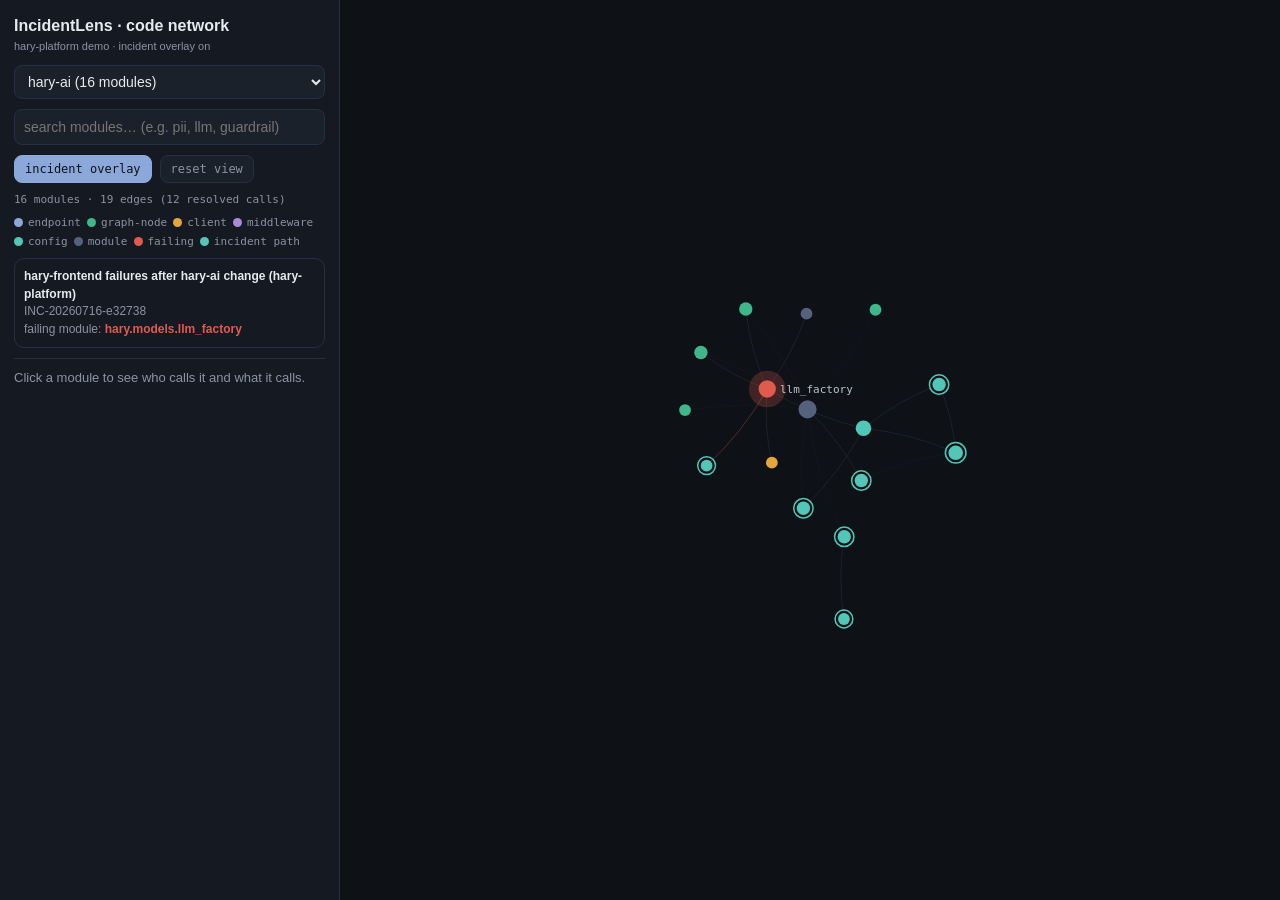
<file: demo/demo-code-graph.html>
<!DOCTYPE html>
<html lang="en"><head><meta charset="utf-8">
<title>IncidentLens · code network</title>
<meta name="viewport" content="width=device-width, initial-scale=1">
<style>
:root{--bg:#0e1116;--panel:#151a22;--panel2:#1b212b;--line:#263042;--text:#e6e9ef;
--dim:#8a93a3;--accent:#8ca8da;--ok:#3fb68b;--warn:#e3a73c;--crit:#e05b4d;--rec:#52c7b8;}
*{box-sizing:border-box;margin:0;padding:0}
body{background:var(--bg);color:var(--text);font:14px/1.45 -apple-system,'Segoe UI',sans-serif;overflow:hidden}
#wrap{display:flex;height:100vh}
#side{width:340px;min-width:340px;background:var(--panel);border-right:1px solid var(--line);
display:flex;flex-direction:column;padding:14px;gap:10px;overflow-y:auto}
h1{font-size:16px} h1 small{color:var(--dim);font-weight:400;display:block;font-size:11px;margin-top:2px}
select,input{width:100%;background:var(--panel2);border:1px solid var(--line);color:var(--text);
padding:7px 9px;border-radius:8px;font:inherit}
.row{display:flex;gap:8px}
button{background:var(--panel2);border:1px solid var(--line);color:var(--dim);padding:6px 10px;
border-radius:8px;cursor:pointer;font:12px monospace}
button.on{color:var(--bg);background:var(--accent);border-color:var(--accent)}
#stats{color:var(--dim);font:11px monospace}
#legend{display:flex;flex-wrap:wrap;gap:6px;font:11px monospace;color:var(--dim)}
.chip{display:flex;align-items:center;gap:5px}.dot{width:9px;height:9px;border-radius:50%}
#detail{border-top:1px solid var(--line);padding-top:10px;font-size:13px}
#detail h2{font:600 14px monospace;word-break:break-all}
#detail .k{color:var(--dim);font:11px monospace;margin:8px 0 3px;text-transform:uppercase;letter-spacing:.06em}
#detail ul{list-style:none}
#detail li{padding:4px 6px;border-radius:6px;cursor:pointer;font:12px monospace;word-break:break-all}
#detail li:hover{background:var(--panel2)}
#detail li span{color:var(--dim)}
.badge{display:inline-block;padding:1px 8px;border-radius:9px;font:11px monospace;margin:2px 3px 2px 0;
background:var(--panel2);border:1px solid var(--line);color:var(--dim)}
.badge.crit{color:var(--crit);border-color:var(--crit)}
.badge.rec{color:var(--rec);border-color:var(--rec)}
#inc{border:1px solid var(--line);border-radius:10px;padding:9px;font-size:12px;color:var(--dim)}
#inc b{color:var(--text)}
#stage{width:100%;height:100%;position:relative}
canvas{display:block;cursor:grab}
#tip{position:absolute;pointer-events:none;background:var(--panel2);border:1px solid var(--line);
color:var(--text);padding:4px 9px;border-radius:7px;font:12px monospace;display:none;z-index:3}
</style></head><body>
<div id="wrap">
  <div id="side">
    <h1>IncidentLens · code network<small id="sub"></small></h1>
    <select id="svc"></select>
    <input id="search" placeholder="search modules… (e.g. pii, llm, guardrail)">
    <div class="row">
      <button id="incbtn" style="display:none">incident overlay</button>
      <button id="reset">reset view</button>
    </div>
    <div id="stats"></div>
    <div id="legend"></div>
    <div id="inc" style="display:none"></div>
    <div id="detail"><div style="color:var(--dim)">Click a module to see who calls it and what it calls.</div></div>
  </div>
  <div id="stage"><canvas id="cv"></canvas><div id="tip"></div></div>
</div>
<script>
const DATA = {"subtitle": "hary-platform demo \u00b7 incident overlay on", "incident": {"service": "hary-ai", "failing_module": "hary.models.llm_factory", "path_modules": ["middleware.rate_limit", "main", "hary.transport.routes", "hary.guardrails.pii", "hary.graph.nodes.input_guardrail", "hary.graph.nodes.conversation_context", "hary.prompts.query_rewrite", "hary.models.llm_factory"], "title": "hary-frontend failures after hary-ai change (hary-platform)", "incident_id": "INC-20260716-e32738"}, "services": {"hary-ai": {"modules": [{"name": "main", "kind": "endpoint", "stage": "chat-endpoint", "defs": ["create_app", "setup_logging"], "loc": 88}, {"name": "middleware.rate_limit", "kind": "middleware", "stage": "rate-limit", "defs": ["RateLimitMiddleware"], "loc": 74}, {"name": "hary.transport.routes", "kind": "endpoint", "stage": "chat-endpoint", "defs": ["chat", "health"], "loc": 142}, {"name": "hary.guardrails.pii", "kind": "graph-node", "stage": "pii-scanner", "defs": ["scan", "redact"], "loc": 210}, {"name": "hary.graph.nodes.input_guardrail", "kind": "graph-node", "stage": "input-guardrail", "defs": ["InputGuardrailNode"], "loc": 168}, {"name": "hary.graph.nodes.conversation_context", "kind": "graph-node", "stage": "conversation-context", "defs": ["ConversationContextNode"], "loc": 190}, {"name": "hary.prompts.query_rewrite", "kind": "graph-node", "stage": "query-rewriter", "defs": ["rewrite_query", "REWRITE_PROMPT"], "loc": 133}, {"name": "hary.graph.nodes.router", "kind": "graph-node", "stage": "router", "defs": ["RouterNode"], "loc": 121}, {"name": "hary.graph.nodes.agent", "kind": "graph-node", "stage": "agentic", "defs": ["AgentNode"], "loc": 342}, {"name": "hary.graph.nodes.small_talk", "kind": "graph-node", "stage": "small-talk", "defs": ["SmallTalkNode"], "loc": 64}, {"name": "hary.graph.nodes.output_guardrail", "kind": "graph-node", "stage": "output-guardrail", "defs": ["OutputGuardrailNode"], "loc": 150}, {"name": "hary.models.llm_factory", "kind": "client", "stage": "llm-client", "defs": ["get_llm", "_build_gateway_llm", "_gateway_headers"], "loc": 428}, {"name": "hary.graph.builder", "kind": "module", "stage": null, "defs": ["GraphBuilder"], "loc": 285}, {"name": "hary.auth.headers", "kind": "module", "stage": null, "defs": ["gateway_headers", "basic_auth_value"], "loc": 59}, {"name": "hary.transport.http", "kind": "client", "stage": null, "defs": ["post_json"], "loc": 97}, {"name": "config.settings", "kind": "config", "stage": null, "defs": ["Settings"], "loc": 512}], "edges": [{"src": "main", "dst": "hary.transport.routes", "kind": "import", "symbols": [], "count": 1}, {"src": "main", "dst": "middleware.rate_limit", "kind": "call", "symbols": ["RateLimitMiddleware"], "count": 1}, {"src": "main", "dst": "config.settings", "kind": "call", "symbols": ["log_level"], "count": 1}, {"src": "hary.transport.routes", "dst": "hary.graph.builder", "kind": "call", "symbols": ["compile"], "count": 1}, {"src": "middleware.rate_limit", "dst": "config.settings", "kind": "call", "symbols": ["rate_limit_rpm"], "count": 1}, {"src": "hary.graph.builder", "dst": "hary.graph.nodes.input_guardrail", "kind": "import", "symbols": [], "count": 1}, {"src": "hary.graph.builder", "dst": "hary.graph.nodes.conversation_context", "kind": "import", "symbols": [], "count": 1}, {"src": "hary.graph.builder", "dst": "hary.graph.nodes.router", "kind": "import", "symbols": [], "count": 1}, {"src": "hary.graph.builder", "dst": "hary.graph.nodes.agent", "kind": "import", "symbols": [], "count": 1}, {"src": "hary.graph.builder", "dst": "hary.graph.nodes.small_talk", "kind": "import", "symbols": [], "count": 1}, {"src": "hary.graph.builder", "dst": "hary.graph.nodes.output_guardrail", "kind": "import", "symbols": [], "count": 1}, {"src": "hary.graph.nodes.input_guardrail", "dst": "hary.guardrails.pii", "kind": "call", "symbols": ["scan"], "count": 2}, {"src": "hary.graph.nodes.conversation_context", "dst": "config.settings", "kind": "call", "symbols": ["context_window"], "count": 1}, {"src": "hary.prompts.query_rewrite", "dst": "hary.models.llm_factory", "kind": "call", "symbols": ["get_llm"], "count": 2}, {"src": "hary.graph.nodes.agent", "dst": "hary.models.llm_factory", "kind": "call", "symbols": ["get_llm"], "count": 3}, {"src": "hary.graph.nodes.small_talk", "dst": "hary.models.llm_factory", "kind": "call", "symbols": ["get_llm"], "count": 1}, {"src": "hary.models.llm_factory", "dst": "config.settings", "kind": "call", "symbols": ["gateway_base_url", "gateway_virtual_key", "gateway_basic_auth"], "count": 6}, {"src": "hary.models.llm_factory", "dst": "hary.auth.headers", "kind": "call", "symbols": ["gateway_headers"], "count": 2}, {"src": "hary.models.llm_factory", "dst": "hary.transport.http", "kind": "call", "symbols": ["post_json"], "count": 2}]}}};
const KIND_COLOR = {endpoint:'#8ca8da','graph-node':'#3fb68b',client:'#e3a73c',
middleware:'#a78bda',config:'#52c7b8',module:'#55627e'};
const cv=document.getElementById('cv'),ctx=cv.getContext('2d'),tip=document.getElementById('tip');
const stage=document.getElementById('stage');
let G=null,nodes=[],links=[],byName={},sel=null,hover=null,zoom=1,ox=0,oy=0,alpha=0,
  overlay=!!DATA.incident,query='';
function resize(){cv.width=stage.clientWidth;cv.height=stage.clientHeight;draw();}
window.addEventListener('resize',resize);

function loadService(name){
  G=DATA.services[name];byName={};sel=null;hover=null;query='';document.getElementById('search').value='';
  const deg={};G.edges.forEach(e=>{deg[e.src]=(deg[e.src]||0)+1;deg[e.dst]=(deg[e.dst]||0)+1;});
  nodes=G.modules.map((m,i)=>{const a=i/G.modules.length*6.283;
    const r=Math.min(cv.width,cv.height)*.33*(0.55+((i*2654435761)>>>8&255)/255*.6);
    return {...m,deg:deg[m.name]||0,x:Math.cos(a)*r,y:Math.sin(a)*r,vx:0,vy:0};});
  nodes.forEach(n=>byName[n.name]=n);
  links=G.edges.filter(e=>byName[e.src]&&byName[e.dst]).map(e=>({...e,a:byName[e.src],b:byName[e.dst]}));
  document.getElementById('stats').textContent=
    G.modules.length+' modules · '+G.edges.length+' edges ('+
    G.edges.filter(e=>e.kind==='call').length+' resolved calls)';
  zoom=1;ox=0;oy=0;alpha=1;detail(null);
  const inc=DATA.incident;
  document.getElementById('incbtn').style.display=(inc&&inc.service===name)?'':'none';
  document.getElementById('inc').style.display=(inc&&inc.service===name&&overlay)?'':'none';
  if(inc&&inc.service===name){document.getElementById('inc').innerHTML=
    '<b>'+inc.title+'</b><br>'+inc.incident_id+'<br>failing module: <b style="color:var(--crit)">'
    +(inc.failing_module||'?')+'</b>';}
}
function isPath(n){const i=DATA.incident;return overlay&&i&&i.service===svcSel.value&&i.path_modules.includes(n.name);}
function isFail(n){const i=DATA.incident;return overlay&&i&&i.service===svcSel.value&&i.failing_module===n.name;}
function neighbors(n){const s=new Set();links.forEach(l=>{if(l.a===n)s.add(l.b);if(l.b===n)s.add(l.a);});return s;}

function tick(){
  if(alpha<=0.003)return;
  const k=alpha;
  for(let i=0;i<nodes.length;i++){const n=nodes[i];
    for(let j=i+1;j<nodes.length;j++){const m=nodes[j];
      let dx=n.x-m.x,dy=n.y-m.y,d2=dx*dx+dy*dy+40;if(d2>90000)continue;
      const f=1600/d2*k;const d=Math.sqrt(d2);dx/=d;dy/=d;
      n.vx+=dx*f;n.vy+=dy*f;m.vx-=dx*f;m.vy-=dy*f;}}
  links.forEach(l=>{let dx=l.b.x-l.a.x,dy=l.b.y-l.a.y;const d=Math.sqrt(dx*dx+dy*dy)+1e-3;
    const want=70+(l.kind==='import'?36:0);const f=(d-want)*0.02*k;dx/=d;dy/=d;
    l.a.vx+=dx*f*d*0.02;l.a.vy+=dy*f*d*0.02;l.b.vx-=dx*f*d*0.02;l.b.vy-=dy*f*d*0.02;});
  nodes.forEach(n=>{n.vx-=n.x*0.0016*k;n.vy-=n.y*0.0016*k;
    n.x+=n.vx=Math.max(-9,Math.min(9,n.vx*0.86));n.y+=n.vy=Math.max(-9,Math.min(9,n.vy*0.86));});
  alpha*=0.995;
}
function nodeR(n){return 4+Math.min(11,Math.sqrt(n.deg)*1.9);}
function toScreen(x,y){return [cv.width/2+(x+ox)*zoom, cv.height/2+(y+oy)*zoom];}

function draw(){
  ctx.clearRect(0,0,cv.width,cv.height);
  if(!G)return;
  const focus=sel||hover;const nb=focus?neighbors(focus):null;
  const q=query.toLowerCase();
  ctx.lineWidth=1;
  links.forEach(l=>{
    const[a1,a2]=toScreen(l.a.x,l.a.y),[b1,b2]=toScreen(l.b.x,l.b.y);
    let al=l.kind==='call'?0.34:0.13;
    if(focus){al=(l.a===focus||l.b===focus)?0.75:0.05;}
    let color='#39435a';
    if(overlay&&isFail(l.b)&&(isPath(l.a)||true)&&l.b&&isFail(l.b)&&isPath(l.a))color='#e05b4d';
    if(focus&&(l.a===focus||l.b===focus))color='#8ca8da';
    ctx.strokeStyle=color;ctx.globalAlpha=al;
    ctx.beginPath();ctx.moveTo(a1,a2);
    ctx.quadraticCurveTo((a1+b1)/2+(a2-b2)*0.08,(a2+b2)/2+(b1-a1)*0.08,b1,b2);ctx.stroke();
    if(focus&&(l.a===focus||l.b===focus)){
      const t=0.82,x=a1+(b1-a1)*t,y=a2+(b2-a2)*t,ang=Math.atan2(b2-a2,b1-a1);
      ctx.globalAlpha=0.9;ctx.fillStyle=color;ctx.beginPath();
      ctx.moveTo(x,y);ctx.lineTo(x-8*Math.cos(ang-0.4),y-8*Math.sin(ang-0.4));
      ctx.lineTo(x-8*Math.cos(ang+0.4),y-8*Math.sin(ang+0.4));ctx.fill();}
  });
  ctx.globalAlpha=1;
  nodes.forEach(n=>{
    const[x,y]=toScreen(n.x,n.y);const r=nodeR(n)*Math.pow(zoom,0.6);
    const matches=q&&n.name.toLowerCase().includes(q);
    let dim=(focus&&n!==focus&&!nb.has(n))||(q&&!matches);
    let color=KIND_COLOR[n.kind]||KIND_COLOR.module;
    if(overlay){if(isFail(n))color='#e05b4d';else if(isPath(n))color='#52c7b8';}
    if(overlay&&isFail(n)){ctx.globalAlpha=0.25;ctx.fillStyle=color;
      ctx.beginPath();ctx.arc(x,y,r+9+3*Math.sin(Date.now()/300),0,6.283);ctx.fill();}
    ctx.globalAlpha=dim?0.16:1;
    ctx.fillStyle=color;ctx.beginPath();ctx.arc(x,y,r,0,6.283);ctx.fill();
    if(n===sel){ctx.strokeStyle='#e6e9ef';ctx.lineWidth=2;ctx.stroke();}
    if(overlay&&isPath(n)&&!isFail(n)){ctx.strokeStyle='#52c7b8';ctx.lineWidth=1.5;
      ctx.beginPath();ctx.arc(x,y,r+3,0,6.283);ctx.stroke();}
    const showLabel=!dim&&(n.deg>=8||zoom>1.5||n===focus||(nb&&nb.has(n))||matches||isFail(n));
    if(showLabel){ctx.globalAlpha=dim?0.3:0.92;ctx.fillStyle='#c9d1de';
      ctx.font=(n===focus?'600 ':'')+Math.max(10,11*Math.pow(zoom,0.4))+'px monospace';
      ctx.fillText(n.name.split('.').pop(),x+r+4,y+4);}
  });
  ctx.globalAlpha=1;
}
function loop(){tick();draw();requestAnimationFrame(loop);}

function detail(n){
  const d=document.getElementById('detail');
  if(!n){d.innerHTML='<div style="color:var(--dim)">Click a module to see who calls it and what it calls.</div>';return;}
  const callers=[],callees=[];
  links.forEach(l=>{if(l.b===n)callers.push(l);if(l.a===n)callees.push(l);});
  const li=(l,other)=>'<li data-m="'+other.name+'">'+other.name+
    (l.symbols&&l.symbols.length?' <span>· '+l.symbols.slice(0,4).join(', ')+'</span>':'')+
    (l.kind==='import'?' <span>(import)</span>':'')+'</li>';
  d.innerHTML='<h2>'+n.name+'</h2>'
    +'<span class="badge">'+n.kind+'</span>'
    +(n.stage?'<span class="badge rec">stage: '+n.stage+'</span>':'')
    +(isFail(n)?'<span class="badge crit">failing module</span>':'')
    +'<span class="badge">'+n.loc+' loc</span>'
    +(n.defs.length?'<div class="k">defines</div><div style="font:12px monospace;color:var(--dim)">'
      +n.defs.slice(0,10).join(', ')+'</div>':'')
    +'<div class="k">called / used by ('+callers.length+')</div><ul>'
    +(callers.map(l=>li(l,l.a)).join('')||'<li><span>nothing internal</span></li>')+'</ul>'
    +'<div class="k">calls / uses ('+callees.length+')</div><ul>'
    +(callees.map(l=>li(l,l.b)).join('')||'<li><span>nothing internal</span></li>')+'</ul>';
  d.querySelectorAll('li[data-m]').forEach(el=>el.addEventListener('click',()=>{
    const t=byName[el.getAttribute('data-m')];if(t){sel=t;detail(t);draw();}}));
}

const svcSel=document.getElementById('svc');
Object.keys(DATA.services).forEach(s=>{const o=document.createElement('option');o.value=s;
  o.textContent=s+'  ('+DATA.services[s].modules.length+' modules)';svcSel.appendChild(o);});
svcSel.addEventListener('change',()=>loadService(svcSel.value));
document.getElementById('search').addEventListener('input',e=>{query=e.target.value;draw();});
document.getElementById('reset').addEventListener('click',()=>{zoom=1;ox=0;oy=0;alpha=0.6;});
const incbtn=document.getElementById('incbtn');
function syncInc(){incbtn.classList.toggle('on',overlay);
  const i=DATA.incident;document.getElementById('inc').style.display=
  (i&&i.service===svcSel.value&&overlay)?'':'none';}
incbtn.addEventListener('click',()=>{overlay=!overlay;syncInc();draw();});

let dragging=false,dragNode=null,lx=0,ly=0;
function pick(mx,my){for(let i=nodes.length-1;i>=0;i--){const n=nodes[i];
  const[x,y]=toScreen(n.x,n.y);const r=nodeR(n)*Math.pow(zoom,0.6)+3;
  if((mx-x)**2+(my-y)**2<r*r)return n;}return null;}
cv.addEventListener('mousedown',e=>{lx=e.offsetX;ly=e.offsetY;
  dragNode=pick(e.offsetX,e.offsetY);dragging=!dragNode;cv.style.cursor='grabbing';});
window.addEventListener('mouseup',()=>{dragging=false;dragNode=null;cv.style.cursor='grab';});
cv.addEventListener('mousemove',e=>{
  if(dragNode){dragNode.x+=(e.offsetX-lx)/zoom;dragNode.y+=(e.offsetY-ly)/zoom;
    alpha=Math.max(alpha,0.12);lx=e.offsetX;ly=e.offsetY;draw();return;}
  if(dragging){ox+=(e.offsetX-lx)/zoom;oy+=(e.offsetY-ly)/zoom;lx=e.offsetX;ly=e.offsetY;draw();return;}
  const n=pick(e.offsetX,e.offsetY);hover=n;
  if(n){tip.style.display='block';tip.style.left=(e.offsetX+14)+'px';tip.style.top=(e.offsetY+8)+'px';
    tip.textContent=n.name;}else tip.style.display='none';
  draw();});
cv.addEventListener('click',e=>{const n=pick(e.offsetX,e.offsetY);
  if(n){sel=n;detail(n);}else{sel=null;detail(null);}draw();});
cv.addEventListener('wheel',e=>{e.preventDefault();
  const f=e.deltaY<0?1.12:0.89;const nz=Math.max(0.25,Math.min(6,zoom*f));
  const mx=e.offsetX-cv.width/2,my=e.offsetY-cv.height/2;
  ox-=mx/zoom-mx/nz;oy-=my/zoom-my/nz;zoom=nz;draw();},{passive:false});

const legend=document.getElementById('legend');
Object.entries(KIND_COLOR).forEach(([k,c])=>{legend.innerHTML+=
  '<span class="chip"><span class="dot" style="background:'+c+'"></span>'+k+'</span>';});
legend.innerHTML+='<span class="chip"><span class="dot" style="background:#e05b4d"></span>failing</span>'
  +'<span class="chip"><span class="dot" style="background:#52c7b8"></span>incident path</span>';
document.getElementById('sub').textContent=DATA.subtitle;

const first=DATA.incident&&DATA.services[DATA.incident.service]?DATA.incident.service
  :Object.keys(DATA.services)[0];
svcSel.value=first;resize();loadService(first);syncInc();loop();
</script></body></html>
</file>
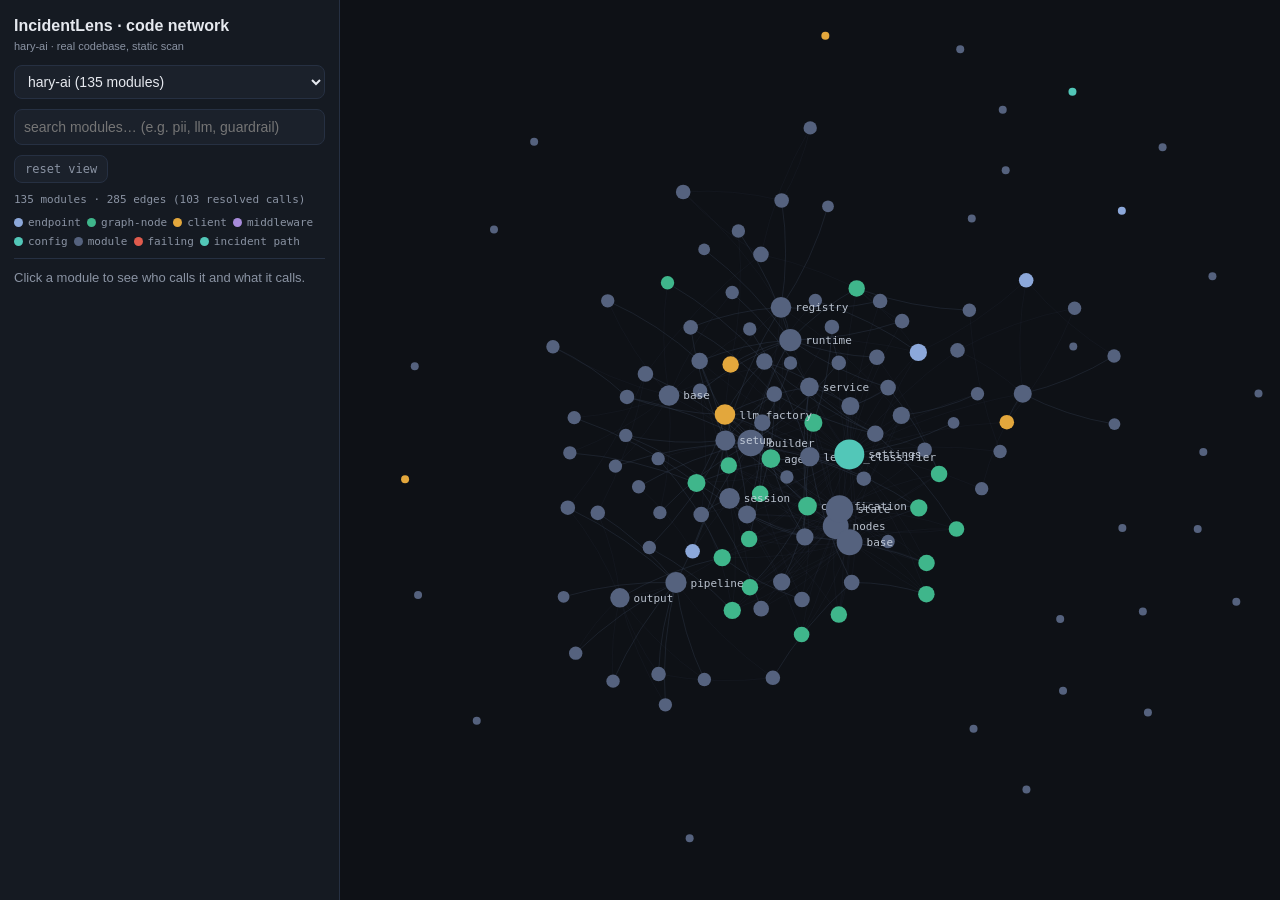
<file: demo/hary-ai-code-graph.html>
<!DOCTYPE html>
<html lang="en"><head><meta charset="utf-8">
<title>IncidentLens · code network</title>
<meta name="viewport" content="width=device-width, initial-scale=1">
<style>
:root{--bg:#0e1116;--panel:#151a22;--panel2:#1b212b;--line:#263042;--text:#e6e9ef;
--dim:#8a93a3;--accent:#8ca8da;--ok:#3fb68b;--warn:#e3a73c;--crit:#e05b4d;--rec:#52c7b8;}
*{box-sizing:border-box;margin:0;padding:0}
body{background:var(--bg);color:var(--text);font:14px/1.45 -apple-system,'Segoe UI',sans-serif;overflow:hidden}
#wrap{display:flex;height:100vh}
#side{width:340px;min-width:340px;background:var(--panel);border-right:1px solid var(--line);
display:flex;flex-direction:column;padding:14px;gap:10px;overflow-y:auto}
h1{font-size:16px} h1 small{color:var(--dim);font-weight:400;display:block;font-size:11px;margin-top:2px}
select,input{width:100%;background:var(--panel2);border:1px solid var(--line);color:var(--text);
padding:7px 9px;border-radius:8px;font:inherit}
.row{display:flex;gap:8px}
button{background:var(--panel2);border:1px solid var(--line);color:var(--dim);padding:6px 10px;
border-radius:8px;cursor:pointer;font:12px monospace}
button.on{color:var(--bg);background:var(--accent);border-color:var(--accent)}
#stats{color:var(--dim);font:11px monospace}
#legend{display:flex;flex-wrap:wrap;gap:6px;font:11px monospace;color:var(--dim)}
.chip{display:flex;align-items:center;gap:5px}.dot{width:9px;height:9px;border-radius:50%}
#detail{border-top:1px solid var(--line);padding-top:10px;font-size:13px}
#detail h2{font:600 14px monospace;word-break:break-all}
#detail .k{color:var(--dim);font:11px monospace;margin:8px 0 3px;text-transform:uppercase;letter-spacing:.06em}
#detail ul{list-style:none}
#detail li{padding:4px 6px;border-radius:6px;cursor:pointer;font:12px monospace;word-break:break-all}
#detail li:hover{background:var(--panel2)}
#detail li span{color:var(--dim)}
.badge{display:inline-block;padding:1px 8px;border-radius:9px;font:11px monospace;margin:2px 3px 2px 0;
background:var(--panel2);border:1px solid var(--line);color:var(--dim)}
.badge.crit{color:var(--crit);border-color:var(--crit)}
.badge.rec{color:var(--rec);border-color:var(--rec)}
#inc{border:1px solid var(--line);border-radius:10px;padding:9px;font-size:12px;color:var(--dim)}
#inc b{color:var(--text)}
#stage{width:100%;height:100%;position:relative}
canvas{display:block;cursor:grab}
#tip{position:absolute;pointer-events:none;background:var(--panel2);border:1px solid var(--line);
color:var(--text);padding:4px 9px;border-radius:7px;font:12px monospace;display:none;z-index:3}
</style></head><body>
<div id="wrap">
  <div id="side">
    <h1>IncidentLens · code network<small id="sub"></small></h1>
    <select id="svc"></select>
    <input id="search" placeholder="search modules… (e.g. pii, llm, guardrail)">
    <div class="row">
      <button id="incbtn" style="display:none">incident overlay</button>
      <button id="reset">reset view</button>
    </div>
    <div id="stats"></div>
    <div id="legend"></div>
    <div id="inc" style="display:none"></div>
    <div id="detail"><div style="color:var(--dim)">Click a module to see who calls it and what it calls.</div></div>
  </div>
  <div id="stage"><canvas id="cv"></canvas><div id="tip"></div></div>
</div>
<script>
const DATA = {"subtitle": "hary-ai \u00b7 real codebase, static scan", "incident": null, "services": {"hary-ai": {"modules": [{"name": "hary", "kind": "module", "stage": null, "defs": [], "loc": 13}, {"name": "hary.audit", "kind": "module", "stage": null, "defs": [], "loc": 1}, {"name": "hary.audit.audit_writer", "kind": "module", "stage": null, "defs": ["AuditWriter"], "loc": 259}, {"name": "hary.auth", "kind": "module", "stage": null, "defs": [], "loc": 30}, {"name": "hary.auth.jwt_verifier", "kind": "module", "stage": null, "defs": ["AuthError", "MissingTokenError", "InvalidTokenError", "MissingClaimError", "AuthContext", "_get_jwks_client", "_normalize_tenant", "_coerce_bearer", "_strip_bearer", "verify_jwt", "resolve_identity"], "loc": 312}, {"name": "hary.context", "kind": "module", "stage": null, "defs": [], "loc": 4}, {"name": "hary.context.clarification", "kind": "graph-node", "stage": "needs_clarification", "defs": ["_has_circuit_identifier", "has_temporal_reference", "has_circuit_or_location", "clarification_prompt", "make_pending_clarification", "should_default_to_tenant_scope", "detect_missing_slot", "resolve_pending_clarification", "infer_pending_clarification_from_history", "_looks_like_independent_query", "_looks_like_slot_answer"], "loc": 506}, {"name": "hary.context.conversation", "kind": "module", "stage": null, "defs": ["_export_residue", "_detect_last_metric", "build_conversation_context", "needs_contextual_rewrite", "deterministic_contextual_rewrite", "requested_export_format", "is_contextual_export_request", "_history_text", "_build_last_report", "_extract_entity"], "loc": 228}, {"name": "hary.contracts", "kind": "module", "stage": null, "defs": [], "loc": 23}, {"name": "hary.contracts.budget_flags", "kind": "module", "stage": null, "defs": [], "loc": 32}, {"name": "hary.contracts.error_codes", "kind": "module", "stage": null, "defs": [], "loc": 64}, {"name": "hary.contracts.guardrail_flags", "kind": "module", "stage": null, "defs": [], "loc": 63}, {"name": "hary.contracts.intents", "kind": "module", "stage": null, "defs": [], "loc": 59}, {"name": "hary.contracts.messages", "kind": "module", "stage": null, "defs": [], "loc": 33}, {"name": "hary.contracts.tool_names", "kind": "module", "stage": null, "defs": [], "loc": 25}, {"name": "hary.graph", "kind": "module", "stage": null, "defs": [], "loc": 9}, {"name": "hary.graph.builder", "kind": "module", "stage": null, "defs": ["_build_runtime_context", "_resolve_llm", "GraphBuilder", "build_graph"], "loc": 380}, {"name": "hary.graph.edges", "kind": "module", "stage": null, "defs": ["after_input", "after_clarification_resolver", "after_contextual_action", "after_router", "after_faq", "after_critic", "after_agent"], "loc": 49}, {"name": "hary.graph.nodes", "kind": "module", "stage": null, "defs": [], "loc": 55}, {"name": "hary.graph.nodes.agent", "kind": "graph-node", "stage": "agentic", "defs": ["_is_retryable_llm_error", "AgentNode"], "loc": 443}, {"name": "hary.graph.nodes.audit", "kind": "graph-node", "stage": "audit", "defs": ["AuditNode"], "loc": 42}, {"name": "hary.graph.nodes.base", "kind": "module", "stage": null, "defs": ["BaseNode"], "loc": 38}, {"name": "hary.graph.nodes.clarification", "kind": "module", "stage": null, "defs": ["ClarificationNode"], "loc": 46}, {"name": "hary.graph.nodes.clarification_resolver", "kind": "graph-node", "stage": "clarification_resolver", "defs": ["ClarificationResolverNode"], "loc": 74}, {"name": "hary.graph.nodes.contextual_action", "kind": "graph-node", "stage": "contextual_action", "defs": ["ContextualActionNode"], "loc": 47}, {"name": "hary.graph.nodes.conversation_context", "kind": "graph-node", "stage": "conversation_context", "defs": ["ConversationContextNode"], "loc": 26}, {"name": "hary.graph.nodes.faq", "kind": "module", "stage": null, "defs": ["FaqNode"], "loc": 28}, {"name": "hary.graph.nodes.finalize", "kind": "graph-node", "stage": "finalize", "defs": ["FinalizeNode"], "loc": 29}, {"name": "hary.graph.nodes.input_guardrail", "kind": "graph-node", "stage": "input_guardrail", "defs": ["InputGuardrailNode"], "loc": 40}, {"name": "hary.graph.nodes.long_term_recall", "kind": "graph-node", "stage": "long_term_recall", "defs": ["LongTermRecallNode"], "loc": 39}, {"name": "hary.graph.nodes.out_of_scope", "kind": "graph-node", "stage": "out_of_scope", "defs": ["OutOfScopeNode"], "loc": 33}, {"name": "hary.graph.nodes.output_guardrail", "kind": "graph-node", "stage": "output_guardrail", "defs": ["OutputGuardrailNode"], "loc": 61}, {"name": "hary.graph.nodes.responsiveness_critic", "kind": "graph-node", "stage": "responsiveness_critic", "defs": ["ResponsivenessCriticNode"], "loc": 90}, {"name": "hary.graph.nodes.router", "kind": "graph-node", "stage": "router", "defs": ["RouterNode"], "loc": 73}, {"name": "hary.graph.nodes.session_loader", "kind": "graph-node", "stage": "session_loader", "defs": ["SessionLoaderNode"], "loc": 32}, {"name": "hary.graph.nodes.session_saver", "kind": "graph-node", "stage": "session_saver", "defs": ["_write_long_term", "SessionSaverNode"], "loc": 107}, {"name": "hary.graph.nodes.small_talk", "kind": "graph-node", "stage": "small_talk", "defs": ["SmallTalkNode"], "loc": 119}, {"name": "hary.graph.nodes.suggestions", "kind": "module", "stage": null, "defs": ["SuggestedQuestionsNode"], "loc": 88}, {"name": "hary.graph.nodes.tool_executor", "kind": "module", "stage": null, "defs": ["_hary_tool_call", "ToolExecutorNode"], "loc": 254}, {"name": "hary.graph.nodes.understanding", "kind": "module", "stage": null, "defs": ["UnderstandingNode"], "loc": 77}, {"name": "hary.graph.state", "kind": "module", "stage": null, "defs": ["AgentState"], "loc": 66}, {"name": "hary.guardrails", "kind": "module", "stage": null, "defs": [], "loc": 8}, {"name": "hary.guardrails.input", "kind": "module", "stage": null, "defs": ["_plural_tolerant", "_word_list_re", "is_off_topic", "validate_input"], "loc": 117}, {"name": "hary.guardrails.output", "kind": "module", "stage": null, "defs": [], "loc": 47}, {"name": "hary.guardrails.output.backend_failure", "kind": "module", "stage": null, "defs": ["_int_status", "_tool_call_failed", "should_redact_backend_failure"], "loc": 134}, {"name": "hary.guardrails.output.branding", "kind": "module", "stage": null, "defs": ["normalize_assistant_name"], "loc": 19}, {"name": "hary.guardrails.output.completeness", "kind": "module", "stage": null, "defs": ["_as_int", "_partial_page_from_payload", "_filter_args", "_companion_count_total", "partial_page_notice", "_partial_page_total", "enforce_partial_page_language"], "loc": 275}, {"name": "hary.guardrails.output.coverage", "kind": "module", "stage": null, "defs": ["_has_completeness_proof", "enforce_coverage_caveat"], "loc": 72}, {"name": "hary.guardrails.output.emoji", "kind": "module", "stage": null, "defs": ["strip_unapproved_emoji"], "loc": 77}, {"name": "hary.guardrails.output.internal_fields", "kind": "module", "stage": null, "defs": ["strip_internal_fields"], "loc": 40}, {"name": "hary.guardrails.output.pii_leak", "kind": "module", "stage": null, "defs": ["scan_pii_leak"], "loc": 15}, {"name": "hary.guardrails.output.pipeline", "kind": "module", "stage": null, "defs": ["apply_output_guardrails", "OutputGuardrailPipeline"], "loc": 152}, {"name": "hary.guardrails.output.ui_tokens", "kind": "module", "stage": null, "defs": ["_canonical_risk_token", "_canonical_event_token", "normalize_ui_tokens"], "loc": 134}, {"name": "hary.guardrails.pii", "kind": "module", "stage": null, "defs": ["_get_presidio", "redact_pii"], "loc": 92}, {"name": "hary.knowledge", "kind": "module", "stage": null, "defs": [], "loc": 2}, {"name": "hary.knowledge.faq", "kind": "graph-node", "stage": "faq", "defs": ["load_faqs", "_faqs_by_id", "_kb_for_prompt", "_kb_answers_for_prompt", "_fuzzy_match", "_parse_id", "afind_faq_answer", "find_faq_answer", "agenerate_faq_answer"], "loc": 211}, {"name": "hary.memory", "kind": "module", "stage": null, "defs": [], "loc": 2}, {"name": "hary.memory.embeddings", "kind": "module", "stage": null, "defs": ["EmbeddingsClient"], "loc": 47}, {"name": "hary.memory.explicit", "kind": "module", "stage": null, "defs": ["detect_explicit_memory"], "loc": 65}, {"name": "hary.memory.fact_extractor", "kind": "module", "stage": null, "defs": ["ExtractedFact", "FactExtractor", "_extract_text", "_parse_facts"], "loc": 139}, {"name": "hary.memory.long_term", "kind": "module", "stage": null, "defs": ["LongTermMemoryError", "LongTermMemory"], "loc": 427}, {"name": "hary.memory.session", "kind": "module", "stage": null, "defs": ["SessionMemory"], "loc": 273}, {"name": "hary.memory.short_term", "kind": "module", "stage": null, "defs": ["ShortTermMemory"], "loc": 97}, {"name": "hary.memory.welcome", "kind": "module", "stage": null, "defs": ["WelcomeComposer"], "loc": 99}, {"name": "hary.models", "kind": "client", "stage": null, "defs": [], "loc": 2}, {"name": "hary.models.llm_factory", "kind": "client", "stage": "llm-client", "defs": ["_provider", "model_id_for_tier", "_model_for", "TokenUsage", "estimate_cost", "_detect_provider_auth_mode", "_build_provider_llm", "_mask_secret", "_gateway_headers", "_build_gateway_llm", "_build_anthropic_llm", "_model_deprecates_temperature"], "loc": 617}, {"name": "hary.models.model_router", "kind": "endpoint", "stage": null, "defs": ["ModelTier", "ModelChoice", "ModelRouter", "_sonnet_reason"], "loc": 307}, {"name": "hary.models.token_counter", "kind": "module", "stage": null, "defs": ["TokenCounter"], "loc": 77}, {"name": "hary.observability", "kind": "module", "stage": null, "defs": [], "loc": 8}, {"name": "hary.observability.answer_critic", "kind": "module", "stage": null, "defs": ["should_observe", "_extract_json", "_coerce", "observe_answer"], "loc": 185}, {"name": "hary.observability.setup", "kind": "module", "stage": null, "defs": ["get_logger", "setup_logging", "setup_langsmith"], "loc": 87}, {"name": "hary.prompts", "kind": "module", "stage": null, "defs": [], "loc": 13}, {"name": "hary.prompts.agent_system", "kind": "module", "stage": null, "defs": ["AgentSystemPrompt"], "loc": 748}, {"name": "hary.prompts.answer_critic", "kind": "module", "stage": null, "defs": ["AnswerCriticPrompt"], "loc": 53}, {"name": "hary.prompts.base", "kind": "module", "stage": null, "defs": ["BasePrompt"], "loc": 28}, {"name": "hary.prompts.fact_extraction", "kind": "module", "stage": null, "defs": ["FactExtractionPrompt"], "loc": 59}, {"name": "hary.prompts.faq", "kind": "module", "stage": null, "defs": ["FaqResolverPrompt"], "loc": 38}, {"name": "hary.prompts.faq_answer", "kind": "module", "stage": null, "defs": ["FaqAnswerPrompt"], "loc": 40}, {"name": "hary.prompts.follow_up", "kind": "module", "stage": null, "defs": ["FollowUpPrompt"], "loc": 26}, {"name": "hary.prompts.intent_classifier", "kind": "module", "stage": null, "defs": ["IntentClassifierPrompt"], "loc": 98}, {"name": "hary.prompts.meta_history", "kind": "module", "stage": null, "defs": ["MetaHistoryPrompt"], "loc": 19}, {"name": "hary.prompts.query_rewrite", "kind": "graph-node", "stage": "query_rewriter", "defs": ["QueryRewritePrompt"], "loc": 26}, {"name": "hary.prompts.runtime_context", "kind": "module", "stage": null, "defs": ["RuntimeContextPrompt"], "loc": 48}, {"name": "hary.prompts.understanding", "kind": "module", "stage": null, "defs": ["UnderstandingPrompt"], "loc": 138}, {"name": "hary.responses", "kind": "module", "stage": null, "defs": [], "loc": 7}, {"name": "hary.responses.canned", "kind": "module", "stage": null, "defs": ["_format_runtime_answer"], "loc": 40}, {"name": "hary.responses.downloads", "kind": "module", "stage": null, "defs": ["_maybe_extract_download", "_is_generic_download_answer", "_decode_download_bytes", "_decode_markdown_download", "_markdown_table_cell", "_decode_csv_download", "_ensure_download_answer_visible"], "loc": 176}, {"name": "hary.responses.map_view", "kind": "module", "stage": null, "defs": ["_maybe_extract_map_view"], "loc": 95}, {"name": "hary.responses.suggestions", "kind": "module", "stage": null, "defs": ["_suggested_examples", "_clean_suggested_questions", "_fallback_followups"], "loc": 109}, {"name": "hary.routing", "kind": "module", "stage": null, "defs": [], "loc": 5}, {"name": "hary.routing.contextual_actions", "kind": "module", "stage": null, "defs": ["_build_export_action", "resolve_contextual_action", "resolve_contextual_action_from_understanding"], "loc": 118}, {"name": "hary.routing.rewriter", "kind": "module", "stage": null, "defs": ["parent_child_rewrite", "rewrite_query"], "loc": 110}, {"name": "hary.runtime", "kind": "module", "stage": null, "defs": ["utc_now", "AriaRuntime"], "loc": 353}, {"name": "hary.tools", "kind": "module", "stage": null, "defs": [], "loc": 7}, {"name": "hary.tools.arg_cleaner", "kind": "module", "stage": null, "defs": ["_clean_args"], "loc": 28}, {"name": "hary.tools.args", "kind": "module", "stage": null, "defs": ["HaryApplicationBackendToolArgs"], "loc": 476}, {"name": "hary.tools.catalog", "kind": "module", "stage": null, "defs": [], "loc": 1018}, {"name": "hary.tools.context", "kind": "module", "stage": null, "defs": ["ToolContext"], "loc": 19}, {"name": "hary.tools.exports", "kind": "module", "stage": null, "defs": ["ExportArgs", "TextExportArgs", "_stamp", "_export_csv", "_export_xlsx", "_draw_pdf_footer", "build_text_download", "_export_pdf", "_export_md", "_export_text", "build_export_tools"], "loc": 372}, {"name": "hary.tools.http", "kind": "module", "stage": null, "defs": [], "loc": 2}, {"name": "hary.tools.http.backend_client", "kind": "client", "stage": null, "defs": ["HaryApplicationBackendClient"], "loc": 138}, {"name": "hary.tools.registry", "kind": "module", "stage": null, "defs": ["ToolRegistry"], "loc": 323}, {"name": "hary.tools.result_clamp", "kind": "module", "stage": null, "defs": ["_clamp_tool_result"], "loc": 76}, {"name": "hary.tools.schema_slimmer", "kind": "module", "stage": null, "defs": ["_slim_args_model"], "loc": 69}, {"name": "hary.tools.vocab", "kind": "module", "stage": null, "defs": [], "loc": 31}, {"name": "hary.tools.weather_fanout", "kind": "module", "stage": null, "defs": ["_weather_variable_candidates", "_payload_has_weather_data", "_weather_unit_for", "_combine_weather_payloads", "_group_raw_weather_records", "_merge_weather_meta", "_source_timestamp", "_safe_status"], "loc": 166}, {"name": "hary.transport", "kind": "client", "stage": null, "defs": [], "loc": 5}, {"name": "hary.transport.routes", "kind": "graph-node", "stage": "chat-endpoint", "defs": ["_resolve_rest_identity", "agent_chat", "hary_chat", "hary_status", "hary_pending_actions", "hary_activity_log", "hary_scenarios", "hary_reset", "hary_trigger_scenario", "hary_approve_action", "hary_welcome", "hary_list_memories"], "loc": 460}, {"name": "hary.transport.schemas", "kind": "module", "stage": null, "defs": ["AgentChatRequest", "AgentChatResponse", "AriaChatRequest", "AriaStatusResponse"], "loc": 48}, {"name": "hary.ui_contract", "kind": "module", "stage": null, "defs": ["RiskLevelUiToken", "EventUiToken", "ui_contract_prompt_block"], "loc": 90}, {"name": "hary.understanding", "kind": "module", "stage": null, "defs": [], "loc": 4}, {"name": "hary.understanding.legacy_classifier", "kind": "module", "stage": null, "defs": ["_looks_like_live_data_query", "_looks_like_export_command", "_looks_like_hary_weather_query", "_regex_classify", "_apply_classifier_backstops", "classify_intent"], "loc": 230}, {"name": "hary.understanding.service", "kind": "module", "stage": null, "defs": ["Understanding", "_coalesce_query", "_build_human_message", "_extract_json", "_coerce", "fallback_understanding", "understand"], "loc": 336}, {"name": "hary.utils", "kind": "module", "stage": null, "defs": [], "loc": 7}, {"name": "hary.utils.messages", "kind": "module", "stage": null, "defs": ["_history_to_messages", "strip_tool_data"], "loc": 33}, {"name": "hary.utils.text", "kind": "module", "stage": null, "defs": ["_message_text"], "loc": 22}, {"name": "hary.utils.timeutil", "kind": "module", "stage": null, "defs": ["_tenant_local_now"], "loc": 25}, {"name": "config", "kind": "config", "stage": null, "defs": [], "loc": 5}, {"name": "config.cors", "kind": "module", "stage": null, "defs": ["CORSConfig"], "loc": 70}, {"name": "config.loader", "kind": "module", "stage": null, "defs": ["load_config_from_file"], "loc": 118}, {"name": "config.settings", "kind": "config", "stage": null, "defs": ["Settings"], "loc": 546}, {"name": "main", "kind": "endpoint", "stage": null, "defs": ["setup_logging", "create_app"], "loc": 117}, {"name": "nl_search", "kind": "module", "stage": null, "defs": [], "loc": 5}, {"name": "nl_search.api", "kind": "endpoint", "stage": null, "defs": [], "loc": 8}, {"name": "nl_search.api.controller", "kind": "module", "stage": null, "defs": ["AIController"], "loc": 68}, {"name": "nl_search.api.routes", "kind": "endpoint", "stage": null, "defs": [], "loc": 38}, {"name": "nl_search.prompts", "kind": "module", "stage": null, "defs": [], "loc": 7}, {"name": "nl_search.prompts.guardrails", "kind": "module", "stage": null, "defs": ["GuardrailValidator"], "loc": 169}, {"name": "nl_search.prompts.system_prompt", "kind": "module", "stage": null, "defs": ["build_system_prompt"], "loc": 98}, {"name": "nl_search.schemas", "kind": "module", "stage": null, "defs": [], "loc": 6}, {"name": "nl_search.schemas.requests", "kind": "module", "stage": null, "defs": ["NLSearchRequest"], "loc": 33}, {"name": "nl_search.schemas.responses", "kind": "module", "stage": null, "defs": ["HealthResponse", "AIHealthResponse", "NLSearchResponse"], "loc": 70}, {"name": "nl_search.services", "kind": "module", "stage": null, "defs": [], "loc": 6}, {"name": "nl_search.services.filter_parser", "kind": "module", "stage": null, "defs": ["FilterParser"], "loc": 93}, {"name": "nl_search.services.llm_service", "kind": "client", "stage": null, "defs": ["LLMService"], "loc": 100}], "edges": [{"src": "hary.audit.audit_writer", "dst": "config.settings", "kind": "import", "symbols": [], "count": 1}, {"src": "hary.auth", "dst": "hary.auth.jwt_verifier", "kind": "import", "symbols": [], "count": 1}, {"src": "hary.auth.jwt_verifier", "dst": "config.settings", "kind": "import", "symbols": [], "count": 1}, {"src": "hary.context.clarification", "dst": "hary.observability.setup", "kind": "call", "symbols": ["get_logger"], "count": 1}, {"src": "hary.context.clarification", "dst": "config.settings", "kind": "import", "symbols": [], "count": 1}, {"src": "hary.context.conversation", "dst": "config.settings", "kind": "import", "symbols": [], "count": 1}, {"src": "hary.graph.builder", "dst": "hary.graph.nodes", "kind": "call", "symbols": ["AgentNode", "AuditNode", "ClarificationNode", "ClarificationResolverNode", "ContextualActionNode", "ConversationContextNode", "FaqNode", "FinalizeNode"], "count": 20}, {"src": "hary.graph.builder", "dst": "hary.memory.fact_extractor", "kind": "call", "symbols": ["FactExtractor"], "count": 1}, {"src": "hary.graph.builder", "dst": "hary.models.llm_factory", "kind": "call", "symbols": ["get_llm_for_tier"], "count": 1}, {"src": "hary.graph.builder", "dst": "hary.models.model_router", "kind": "call", "symbols": ["ModelRouter"], "count": 1}, {"src": "hary.graph.builder", "dst": "hary.models.token_counter", "kind": "call", "symbols": ["TokenCounter"], "count": 1}, {"src": "hary.graph.builder", "dst": "hary.prompts.agent_system", "kind": "call", "symbols": ["AgentSystemPrompt"], "count": 1}, {"src": "hary.graph.builder", "dst": "hary.prompts.follow_up", "kind": "call", "symbols": ["FollowUpPrompt"], "count": 1}, {"src": "hary.graph.builder", "dst": "hary.prompts.meta_history", "kind": "call", "symbols": ["MetaHistoryPrompt"], "count": 1}, {"src": "hary.graph.builder", "dst": "hary.prompts.runtime_context", "kind": "call", "symbols": ["RuntimeContextPrompt"], "count": 1}, {"src": "hary.graph.builder", "dst": "hary.ui_contract", "kind": "call", "symbols": ["ui_contract_prompt_block"], "count": 1}, {"src": "hary.graph.builder", "dst": "hary.utils.timeutil", "kind": "call", "symbols": ["_tenant_local_now"], "count": 1}, {"src": "hary.graph.builder", "dst": "hary.audit.audit_writer", "kind": "import", "symbols": [], "count": 1}, {"src": "hary.graph.builder", "dst": "hary.graph.edges", "kind": "import", "symbols": [], "count": 1}, {"src": "hary.graph.builder", "dst": "hary.graph.state", "kind": "import", "symbols": [], "count": 1}, {"src": "hary.graph.builder", "dst": "hary.memory.session", "kind": "import", "symbols": [], "count": 1}, {"src": "hary.graph.builder", "dst": "hary.responses.canned", "kind": "import", "symbols": [], "count": 1}, {"src": "hary.graph.builder", "dst": "hary.responses.downloads", "kind": "import", "symbols": [], "count": 1}, {"src": "hary.graph.builder", "dst": "hary.responses.map_view", "kind": "import", "symbols": [], "count": 1}, {"src": "hary.graph.builder", "dst": "hary.responses.suggestions", "kind": "import", "symbols": [], "count": 1}, {"src": "hary.graph.builder", "dst": "hary.tools.registry", "kind": "import", "symbols": [], "count": 1}, {"src": "hary.graph.builder", "dst": "hary.utils.messages", "kind": "import", "symbols": [], "count": 1}, {"src": "hary.graph.builder", "dst": "hary.utils.text", "kind": "import", "symbols": [], "count": 1}, {"src": "hary.graph.builder", "dst": "config.settings", "kind": "import", "symbols": [], "count": 1}, {"src": "hary.graph.edges", "dst": "hary.graph.state", "kind": "import", "symbols": [], "count": 1}, {"src": "hary.graph.nodes", "dst": "hary.graph.nodes.agent", "kind": "import", "symbols": [], "count": 1}, {"src": "hary.graph.nodes", "dst": "hary.graph.nodes.audit", "kind": "import", "symbols": [], "count": 1}, {"src": "hary.graph.nodes", "dst": "hary.graph.nodes.base", "kind": "import", "symbols": [], "count": 1}, {"src": "hary.graph.nodes", "dst": "hary.graph.nodes.clarification", "kind": "import", "symbols": [], "count": 1}, {"src": "hary.graph.nodes", "dst": "hary.graph.nodes.clarification_resolver", "kind": "import", "symbols": [], "count": 1}, {"src": "hary.graph.nodes", "dst": "hary.graph.nodes.contextual_action", "kind": "import", "symbols": [], "count": 1}, {"src": "hary.graph.nodes", "dst": "hary.graph.nodes.conversation_context", "kind": "import", "symbols": [], "count": 1}, {"src": "hary.graph.nodes", "dst": "hary.graph.nodes.faq", "kind": "import", "symbols": [], "count": 1}, {"src": "hary.graph.nodes", "dst": "hary.graph.nodes.finalize", "kind": "import", "symbols": [], "count": 1}, {"src": "hary.graph.nodes", "dst": "hary.graph.nodes.input_guardrail", "kind": "import", "symbols": [], "count": 1}, {"src": "hary.graph.nodes", "dst": "hary.graph.nodes.long_term_recall", "kind": "import", "symbols": [], "count": 1}, {"src": "hary.graph.nodes", "dst": "hary.graph.nodes.out_of_scope", "kind": "import", "symbols": [], "count": 1}, {"src": "hary.graph.nodes", "dst": "hary.graph.nodes.output_guardrail", "kind": "import", "symbols": [], "count": 1}, {"src": "hary.graph.nodes", "dst": "hary.graph.nodes.responsiveness_critic", "kind": "import", "symbols": [], "count": 1}, {"src": "hary.graph.nodes", "dst": "hary.graph.nodes.router", "kind": "import", "symbols": [], "count": 1}, {"src": "hary.graph.nodes", "dst": "hary.graph.nodes.session_loader", "kind": "import", "symbols": [], "count": 1}, {"src": "hary.graph.nodes", "dst": "hary.graph.nodes.session_saver", "kind": "import", "symbols": [], "count": 1}, {"src": "hary.graph.nodes", "dst": "hary.graph.nodes.small_talk", "kind": "import", "symbols": [], "count": 1}, {"src": "hary.graph.nodes", "dst": "hary.graph.nodes.suggestions", "kind": "import", "symbols": [], "count": 1}, {"src": "hary.graph.nodes", "dst": "hary.graph.nodes.tool_executor", "kind": "import", "symbols": [], "count": 1}, {"src": "hary.graph.nodes", "dst": "hary.graph.nodes.understanding", "kind": "import", "symbols": [], "count": 1}, {"src": "hary.graph.nodes.agent", "dst": "hary.models.llm_factory", "kind": "call", "symbols": ["cached_system_block", "estimate_cost", "extract_usage", "model_id_for_tier"], "count": 4}, {"src": "hary.graph.nodes.agent", "dst": "hary.utils.text", "kind": "call", "symbols": ["_message_text"], "count": 1}, {"src": "hary.graph.nodes.agent", "dst": "hary.graph.nodes.base", "kind": "import", "symbols": [], "count": 1}, {"src": "hary.graph.nodes.agent", "dst": "hary.graph.state", "kind": "import", "symbols": [], "count": 1}, {"src": "hary.graph.nodes.agent", "dst": "hary.models.model_router", "kind": "import", "symbols": [], "count": 1}, {"src": "hary.graph.nodes.agent", "dst": "hary.tools.registry", "kind": "import", "symbols": [], "count": 1}, {"src": "hary.graph.nodes.agent", "dst": "config.settings", "kind": "import", "symbols": [], "count": 1}, {"src": "hary.graph.nodes.audit", "dst": "hary.utils.messages", "kind": "call", "symbols": ["strip_tool_data"], "count": 1}, {"src": "hary.graph.nodes.audit", "dst": "hary.audit.audit_writer", "kind": "import", "symbols": [], "count": 1}, {"src": "hary.graph.nodes.audit", "dst": "hary.graph.nodes.base", "kind": "import", "symbols": [], "count": 1}, {"src": "hary.graph.nodes.audit", "dst": "hary.graph.state", "kind": "import", "symbols": [], "count": 1}, {"src": "hary.graph.nodes.base", "dst": "hary.graph.state", "kind": "import", "symbols": [], "count": 1}, {"src": "hary.graph.nodes.clarification", "dst": "hary.context.clarification", "kind": "call", "symbols": ["clarification_prompt", "make_pending_clarification"], "count": 2}, {"src": "hary.graph.nodes.clarification", "dst": "hary.graph.nodes.base", "kind": "import", "symbols": [], "count": 1}, {"src": "hary.graph.nodes.clarification", "dst": "hary.graph.state", "kind": "import", "symbols": [], "count": 1}, {"src": "hary.graph.nodes.clarification", "dst": "hary.memory.session", "kind": "import", "symbols": [], "count": 1}, {"src": "hary.graph.nodes.clarification", "dst": "config.settings", "kind": "import", "symbols": [], "count": 1}, {"src": "hary.graph.nodes.clarification_resolver", "dst": "hary.context.clarification", "kind": "call", "symbols": ["infer_pending_clarification_from_history", "resolve_pending_clarification"], "count": 2}, {"src": "hary.graph.nodes.clarification_resolver", "dst": "hary.graph.nodes.base", "kind": "import", "symbols": [], "count": 1}, {"src": "hary.graph.nodes.clarification_resolver", "dst": "hary.graph.state", "kind": "import", "symbols": [], "count": 1}, {"src": "hary.graph.nodes.clarification_resolver", "dst": "hary.memory.session", "kind": "import", "symbols": [], "count": 1}, {"src": "hary.graph.nodes.contextual_action", "dst": "hary.routing.contextual_actions", "kind": "call", "symbols": ["resolve_contextual_action", "resolve_contextual_action_from_understanding"], "count": 2}, {"src": "hary.graph.nodes.contextual_action", "dst": "hary.graph.nodes.base", "kind": "import", "symbols": [], "count": 1}, {"src": "hary.graph.nodes.contextual_action", "dst": "hary.graph.state", "kind": "import", "symbols": [], "count": 1}, {"src": "hary.graph.nodes.contextual_action", "dst": "config.settings", "kind": "import", "symbols": [], "count": 1}, {"src": "hary.graph.nodes.conversation_context", "dst": "hary.context.conversation", "kind": "call", "symbols": ["build_conversation_context"], "count": 1}, {"src": "hary.graph.nodes.conversation_context", "dst": "hary.graph.nodes.base", "kind": "import", "symbols": [], "count": 1}, {"src": "hary.graph.nodes.conversation_context", "dst": "hary.graph.state", "kind": "import", "symbols": [], "count": 1}, {"src": "hary.graph.nodes.faq", "dst": "hary.knowledge.faq", "kind": "call", "symbols": ["afind_faq_answer", "agenerate_faq_answer"], "count": 2}, {"src": "hary.graph.nodes.faq", "dst": "hary.graph.nodes.base", "kind": "import", "symbols": [], "count": 1}, {"src": "hary.graph.nodes.faq", "dst": "hary.graph.state", "kind": "import", "symbols": [], "count": 1}, {"src": "hary.graph.nodes.finalize", "dst": "hary.utils.text", "kind": "call", "symbols": ["_message_text"], "count": 1}, {"src": "hary.graph.nodes.finalize", "dst": "hary.graph.nodes.base", "kind": "import", "symbols": [], "count": 1}, {"src": "hary.graph.nodes.finalize", "dst": "hary.graph.state", "kind": "import", "symbols": [], "count": 1}, {"src": "hary.graph.nodes.finalize", "dst": "config.settings", "kind": "import", "symbols": [], "count": 1}, {"src": "hary.graph.nodes.input_guardrail", "dst": "hary.guardrails.input", "kind": "call", "symbols": ["validate_input"], "count": 1}, {"src": "hary.graph.nodes.input_guardrail", "dst": "hary.graph.nodes.base", "kind": "import", "symbols": [], "count": 1}, {"src": "hary.graph.nodes.input_guardrail", "dst": "hary.graph.state", "kind": "import", "symbols": [], "count": 1}, {"src": "hary.graph.nodes.input_guardrail", "dst": "config.settings", "kind": "import", "symbols": [], "count": 1}, {"src": "hary.graph.nodes.long_term_recall", "dst": "hary.graph.nodes.base", "kind": "import", "symbols": [], "count": 1}, {"src": "hary.graph.nodes.long_term_recall", "dst": "hary.graph.state", "kind": "import", "symbols": [], "count": 1}, {"src": "hary.graph.nodes.long_term_recall", "dst": "hary.memory.session", "kind": "import", "symbols": [], "count": 1}, {"src": "hary.graph.nodes.long_term_recall", "dst": "config.settings", "kind": "import", "symbols": [], "count": 1}, {"src": "hary.graph.nodes.out_of_scope", "dst": "hary.responses.suggestions", "kind": "call", "symbols": ["_suggested_examples"], "count": 1}, {"src": "hary.graph.nodes.out_of_scope", "dst": "hary.graph.nodes.base", "kind": "import", "symbols": [], "count": 1}, {"src": "hary.graph.nodes.out_of_scope", "dst": "hary.graph.state", "kind": "import", "symbols": [], "count": 1}, {"src": "hary.graph.nodes.out_of_scope", "dst": "config.settings", "kind": "import", "symbols": [], "count": 1}, {"src": "hary.graph.nodes.output_guardrail", "dst": "hary.guardrails.output", "kind": "call", "symbols": ["apply_output_guardrails"], "count": 1}, {"src": "hary.graph.nodes.output_guardrail", "dst": "hary.responses.downloads", "kind": "call", "symbols": ["_ensure_download_answer_visible", "_maybe_extract_download"], "count": 2}, {"src": "hary.graph.nodes.output_guardrail", "dst": "hary.responses.map_view", "kind": "call", "symbols": ["_maybe_extract_map_view"], "count": 1}, {"src": "hary.graph.nodes.output_guardrail", "dst": "hary.graph.nodes.base", "kind": "import", "symbols": [], "count": 1}, {"src": "hary.graph.nodes.output_guardrail", "dst": "hary.graph.state", "kind": "import", "symbols": [], "count": 1}, {"src": "hary.graph.nodes.responsiveness_critic", "dst": "hary.observability.answer_critic", "kind": "call", "symbols": ["observe_answer"], "count": 1}, {"src": "hary.graph.nodes.responsiveness_critic", "dst": "hary.graph.nodes.base", "kind": "import", "symbols": [], "count": 1}, {"src": "hary.graph.nodes.responsiveness_critic", "dst": "hary.graph.state", "kind": "import", "symbols": [], "count": 1}, {"src": "hary.graph.nodes.responsiveness_critic", "dst": "config.settings", "kind": "import", "symbols": [], "count": 1}, {"src": "hary.graph.nodes.router", "dst": "hary.context.clarification", "kind": "call", "symbols": ["detect_missing_slot"], "count": 1}, {"src": "hary.graph.nodes.router", "dst": "hary.understanding.legacy_classifier", "kind": "call", "symbols": ["classify_intent"], "count": 1}, {"src": "hary.graph.nodes.router", "dst": "hary.graph.nodes.base", "kind": "import", "symbols": [], "count": 1}, {"src": "hary.graph.nodes.router", "dst": "hary.graph.state", "kind": "import", "symbols": [], "count": 1}, {"src": "hary.graph.nodes.router", "dst": "config.settings", "kind": "import", "symbols": [], "count": 1}, {"src": "hary.graph.nodes.session_loader", "dst": "hary.graph.nodes.base", "kind": "import", "symbols": [], "count": 1}, {"src": "hary.graph.nodes.session_loader", "dst": "hary.graph.state", "kind": "import", "symbols": [], "count": 1}, {"src": "hary.graph.nodes.session_loader", "dst": "hary.memory.session", "kind": "import", "symbols": [], "count": 1}, {"src": "hary.graph.nodes.session_saver", "dst": "hary.memory.explicit", "kind": "call", "symbols": ["detect_explicit_memory"], "count": 1}, {"src": "hary.graph.nodes.session_saver", "dst": "hary.graph.nodes.base", "kind": "import", "symbols": [], "count": 1}, {"src": "hary.graph.nodes.session_saver", "dst": "hary.graph.state", "kind": "import", "symbols": [], "count": 1}, {"src": "hary.graph.nodes.session_saver", "dst": "hary.memory.long_term", "kind": "import", "symbols": [], "count": 1}, {"src": "hary.graph.nodes.session_saver", "dst": "hary.memory.session", "kind": "import", "symbols": [], "count": 1}, {"src": "hary.graph.nodes.small_talk", "dst": "hary.models.llm_factory", "kind": "call", "symbols": ["estimate_cost", "extract_usage", "model_id_for_tier"], "count": 3}, {"src": "hary.graph.nodes.small_talk", "dst": "hary.responses.canned", "kind": "call", "symbols": ["_format_runtime_answer"], "count": 1}, {"src": "hary.graph.nodes.small_talk", "dst": "hary.utils.text", "kind": "call", "symbols": ["_message_text"], "count": 1}, {"src": "hary.graph.nodes.small_talk", "dst": "hary.graph.nodes.base", "kind": "import", "symbols": [], "count": 1}, {"src": "hary.graph.nodes.small_talk", "dst": "hary.graph.state", "kind": "import", "symbols": [], "count": 1}, {"src": "hary.graph.nodes.small_talk", "dst": "config.settings", "kind": "import", "symbols": [], "count": 1}, {"src": "hary.graph.nodes.suggestions", "dst": "hary.models.llm_factory", "kind": "call", "symbols": ["estimate_cost", "extract_usage", "model_id_for_tier"], "count": 3}, {"src": "hary.graph.nodes.suggestions", "dst": "hary.responses.suggestions", "kind": "call", "symbols": ["_clean_suggested_questions", "_fallback_followups"], "count": 2}, {"src": "hary.graph.nodes.suggestions", "dst": "hary.utils.text", "kind": "call", "symbols": ["_message_text"], "count": 1}, {"src": "hary.graph.nodes.suggestions", "dst": "hary.graph.nodes.base", "kind": "import", "symbols": [], "count": 1}, {"src": "hary.graph.nodes.suggestions", "dst": "hary.graph.state", "kind": "import", "symbols": [], "count": 1}, {"src": "hary.graph.nodes.suggestions", "dst": "config.settings", "kind": "import", "symbols": [], "count": 1}, {"src": "hary.graph.nodes.tool_executor", "dst": "hary.tools.result_clamp", "kind": "call", "symbols": ["_clamp_tool_result"], "count": 1}, {"src": "hary.graph.nodes.tool_executor", "dst": "hary.graph.nodes.base", "kind": "import", "symbols": [], "count": 1}, {"src": "hary.graph.nodes.tool_executor", "dst": "hary.graph.state", "kind": "import", "symbols": [], "count": 1}, {"src": "hary.graph.nodes.tool_executor", "dst": "hary.tools.registry", "kind": "import", "symbols": [], "count": 1}, {"src": "hary.graph.nodes.tool_executor", "dst": "config.settings", "kind": "import", "symbols": [], "count": 1}, {"src": "hary.graph.nodes.understanding", "dst": "hary.routing.rewriter", "kind": "call", "symbols": ["rewrite_query"], "count": 1}, {"src": "hary.graph.nodes.understanding", "dst": "hary.understanding.service", "kind": "call", "symbols": ["understand"], "count": 1}, {"src": "hary.graph.nodes.understanding", "dst": "hary.utils.messages", "kind": "call", "symbols": ["_history_to_messages"], "count": 1}, {"src": "hary.graph.nodes.understanding", "dst": "hary.graph.nodes.base", "kind": "import", "symbols": [], "count": 1}, {"src": "hary.graph.nodes.understanding", "dst": "hary.graph.state", "kind": "import", "symbols": [], "count": 1}, {"src": "hary.graph.nodes.understanding", "dst": "config.settings", "kind": "import", "symbols": [], "count": 1}, {"src": "hary.graph.state", "dst": "hary.contracts.intents", "kind": "import", "symbols": [], "count": 1}, {"src": "hary.guardrails.input", "dst": "hary.guardrails.pii", "kind": "call", "symbols": ["redact_pii"], "count": 1}, {"src": "hary.guardrails.input", "dst": "config.settings", "kind": "import", "symbols": [], "count": 1}, {"src": "hary.guardrails.output", "dst": "hary.guardrails.output.backend_failure", "kind": "import", "symbols": [], "count": 1}, {"src": "hary.guardrails.output", "dst": "hary.guardrails.output.branding", "kind": "import", "symbols": [], "count": 1}, {"src": "hary.guardrails.output", "dst": "hary.guardrails.output.completeness", "kind": "import", "symbols": [], "count": 1}, {"src": "hary.guardrails.output", "dst": "hary.guardrails.output.coverage", "kind": "import", "symbols": [], "count": 1}, {"src": "hary.guardrails.output", "dst": "hary.guardrails.output.emoji", "kind": "import", "symbols": [], "count": 1}, {"src": "hary.guardrails.output", "dst": "hary.guardrails.output.pii_leak", "kind": "import", "symbols": [], "count": 1}, {"src": "hary.guardrails.output", "dst": "hary.guardrails.output.pipeline", "kind": "import", "symbols": [], "count": 1}, {"src": "hary.guardrails.output", "dst": "hary.guardrails.output.ui_tokens", "kind": "import", "symbols": [], "count": 1}, {"src": "hary.guardrails.output.emoji", "dst": "hary.ui_contract", "kind": "import", "symbols": [], "count": 1}, {"src": "hary.guardrails.output.pii_leak", "dst": "hary.guardrails.pii", "kind": "import", "symbols": [], "count": 1}, {"src": "hary.guardrails.output.pipeline", "dst": "hary.guardrails.output.backend_failure", "kind": "call", "symbols": ["should_redact_backend_failure"], "count": 1}, {"src": "hary.guardrails.output.pipeline", "dst": "hary.guardrails.output.branding", "kind": "call", "symbols": ["normalize_assistant_name"], "count": 1}, {"src": "hary.guardrails.output.pipeline", "dst": "hary.guardrails.output.completeness", "kind": "call", "symbols": ["enforce_partial_page_language"], "count": 1}, {"src": "hary.guardrails.output.pipeline", "dst": "hary.guardrails.output.coverage", "kind": "call", "symbols": ["enforce_coverage_caveat"], "count": 1}, {"src": "hary.guardrails.output.pipeline", "dst": "hary.guardrails.output.emoji", "kind": "call", "symbols": ["strip_unapproved_emoji"], "count": 1}, {"src": "hary.guardrails.output.pipeline", "dst": "hary.guardrails.output.internal_fields", "kind": "call", "symbols": ["strip_internal_fields"], "count": 1}, {"src": "hary.guardrails.output.pipeline", "dst": "hary.guardrails.output.pii_leak", "kind": "call", "symbols": ["scan_pii_leak"], "count": 1}, {"src": "hary.guardrails.output.pipeline", "dst": "hary.guardrails.output.ui_tokens", "kind": "call", "symbols": ["normalize_ui_tokens"], "count": 1}, {"src": "hary.guardrails.output.pipeline", "dst": "hary.observability.setup", "kind": "call", "symbols": ["get_logger"], "count": 1}, {"src": "hary.guardrails.output.pipeline", "dst": "hary.guardrails.pii", "kind": "import", "symbols": [], "count": 1}, {"src": "hary.guardrails.output.pipeline", "dst": "config.settings", "kind": "import", "symbols": [], "count": 1}, {"src": "hary.guardrails.output.ui_tokens", "dst": "hary.ui_contract", "kind": "import", "symbols": [], "count": 1}, {"src": "hary.knowledge.faq", "dst": "hary.models.llm_factory", "kind": "call", "symbols": ["get_llm", "get_llm_for_tier"], "count": 2}, {"src": "hary.knowledge.faq", "dst": "hary.prompts.faq", "kind": "call", "symbols": ["FaqResolverPrompt"], "count": 1}, {"src": "hary.knowledge.faq", "dst": "hary.prompts.faq_answer", "kind": "call", "symbols": ["FaqAnswerPrompt"], "count": 1}, {"src": "hary.knowledge.faq", "dst": "hary.utils.text", "kind": "call", "symbols": ["_message_text"], "count": 1}, {"src": "hary.knowledge.faq", "dst": "config.settings", "kind": "import", "symbols": [], "count": 1}, {"src": "hary.memory.explicit", "dst": "hary.observability.setup", "kind": "call", "symbols": ["get_logger"], "count": 1}, {"src": "hary.memory.fact_extractor", "dst": "hary.models.llm_factory", "kind": "call", "symbols": ["get_llm"], "count": 1}, {"src": "hary.memory.fact_extractor", "dst": "hary.prompts.fact_extraction", "kind": "call", "symbols": ["FactExtractionPrompt"], "count": 1}, {"src": "hary.memory.long_term", "dst": "hary.memory.embeddings", "kind": "import", "symbols": [], "count": 1}, {"src": "hary.memory.long_term", "dst": "config.settings", "kind": "import", "symbols": [], "count": 1}, {"src": "hary.memory.session", "dst": "hary.memory.long_term", "kind": "call", "symbols": ["LongTermMemory"], "count": 1}, {"src": "hary.memory.session", "dst": "hary.memory.short_term", "kind": "call", "symbols": ["ShortTermMemory"], "count": 1}, {"src": "hary.memory.session", "dst": "hary.memory.embeddings", "kind": "import", "symbols": [], "count": 1}, {"src": "hary.memory.short_term", "dst": "hary.observability.setup", "kind": "call", "symbols": ["get_logger"], "count": 1}, {"src": "hary.models.llm_factory", "dst": "config.settings", "kind": "import", "symbols": [], "count": 1}, {"src": "hary.models.model_router", "dst": "hary.models.token_counter", "kind": "import", "symbols": [], "count": 1}, {"src": "hary.observability", "dst": "hary.observability.setup", "kind": "import", "symbols": [], "count": 1}, {"src": "hary.observability.answer_critic", "dst": "hary.models.llm_factory", "kind": "call", "symbols": ["get_llm_for_tier"], "count": 1}, {"src": "hary.observability.answer_critic", "dst": "hary.prompts.answer_critic", "kind": "call", "symbols": ["AnswerCriticPrompt"], "count": 1}, {"src": "hary.observability.answer_critic", "dst": "config.settings", "kind": "import", "symbols": [], "count": 1}, {"src": "hary.observability.setup", "dst": "config.settings", "kind": "import", "symbols": [], "count": 1}, {"src": "hary.prompts.agent_system", "dst": "hary.prompts.base", "kind": "import", "symbols": [], "count": 1}, {"src": "hary.prompts.answer_critic", "dst": "hary.prompts.base", "kind": "import", "symbols": [], "count": 1}, {"src": "hary.prompts.fact_extraction", "dst": "hary.prompts.base", "kind": "import", "symbols": [], "count": 1}, {"src": "hary.prompts.faq", "dst": "hary.prompts.base", "kind": "import", "symbols": [], "count": 1}, {"src": "hary.prompts.faq_answer", "dst": "hary.prompts.base", "kind": "import", "symbols": [], "count": 1}, {"src": "hary.prompts.follow_up", "dst": "hary.prompts.base", "kind": "import", "symbols": [], "count": 1}, {"src": "hary.prompts.intent_classifier", "dst": "hary.prompts.base", "kind": "import", "symbols": [], "count": 1}, {"src": "hary.prompts.meta_history", "dst": "hary.prompts.base", "kind": "import", "symbols": [], "count": 1}, {"src": "hary.prompts.query_rewrite", "dst": "hary.prompts.base", "kind": "import", "symbols": [], "count": 1}, {"src": "hary.prompts.runtime_context", "dst": "hary.prompts.base", "kind": "import", "symbols": [], "count": 1}, {"src": "hary.prompts.understanding", "dst": "hary.prompts.base", "kind": "import", "symbols": [], "count": 1}, {"src": "hary.responses.canned", "dst": "hary.utils.timeutil", "kind": "call", "symbols": ["_tenant_local_now"], "count": 1}, {"src": "hary.responses.map_view", "dst": "hary.context.clarification", "kind": "import", "symbols": [], "count": 1}, {"src": "hary.responses.map_view", "dst": "hary.graph.state", "kind": "import", "symbols": [], "count": 1}, {"src": "hary.responses.suggestions", "dst": "hary.graph.state", "kind": "import", "symbols": [], "count": 1}, {"src": "hary.responses.suggestions", "dst": "config.settings", "kind": "import", "symbols": [], "count": 1}, {"src": "hary.routing.contextual_actions", "dst": "hary.context.conversation", "kind": "call", "symbols": ["is_contextual_export_request", "requested_export_format"], "count": 2}, {"src": "hary.routing.contextual_actions", "dst": "hary.observability.setup", "kind": "call", "symbols": ["get_logger"], "count": 1}, {"src": "hary.routing.contextual_actions", "dst": "hary.tools.exports", "kind": "call", "symbols": ["build_text_download"], "count": 1}, {"src": "hary.routing.rewriter", "dst": "hary.context.conversation", "kind": "call", "symbols": ["deterministic_contextual_rewrite"], "count": 1}, {"src": "hary.routing.rewriter", "dst": "hary.models.llm_factory", "kind": "call", "symbols": ["get_llm"], "count": 1}, {"src": "hary.routing.rewriter", "dst": "hary.prompts.query_rewrite", "kind": "call", "symbols": ["QueryRewritePrompt"], "count": 1}, {"src": "hary.routing.rewriter", "dst": "config.settings", "kind": "import", "symbols": [], "count": 1}, {"src": "hary.runtime", "dst": "hary.audit.audit_writer", "kind": "call", "symbols": ["AuditWriter"], "count": 1}, {"src": "hary.runtime", "dst": "hary.graph.builder", "kind": "call", "symbols": ["build_graph"], "count": 1}, {"src": "hary.runtime", "dst": "hary.memory.embeddings", "kind": "call", "symbols": ["EmbeddingsClient"], "count": 1}, {"src": "hary.runtime", "dst": "hary.memory.welcome", "kind": "call", "symbols": ["WelcomeComposer"], "count": 1}, {"src": "hary.runtime", "dst": "hary.observability.answer_critic", "kind": "call", "symbols": ["observe_answer", "should_observe"], "count": 2}, {"src": "hary.runtime", "dst": "hary.tools.context", "kind": "call", "symbols": ["ToolContext"], "count": 1}, {"src": "hary.runtime", "dst": "hary.tools.http.backend_client", "kind": "call", "symbols": ["HaryApplicationBackendClient"], "count": 1}, {"src": "hary.runtime", "dst": "hary.tools.registry", "kind": "call", "symbols": ["ToolRegistry"], "count": 1}, {"src": "hary.runtime", "dst": "hary.transport.schemas", "kind": "call", "symbols": ["AgentChatResponse"], "count": 1}, {"src": "hary.runtime", "dst": "hary.utils.messages", "kind": "call", "symbols": ["strip_tool_data"], "count": 1}, {"src": "hary.runtime", "dst": "hary.memory.session", "kind": "import", "symbols": [], "count": 1}, {"src": "hary.runtime", "dst": "config.settings", "kind": "import", "symbols": [], "count": 1}, {"src": "hary.tools.args", "dst": "hary.tools.vocab", "kind": "import", "symbols": [], "count": 1}, {"src": "hary.tools.catalog", "dst": "hary.tools.vocab", "kind": "import", "symbols": [], "count": 1}, {"src": "hary.tools.exports", "dst": "hary.observability.setup", "kind": "call", "symbols": ["get_logger"], "count": 1}, {"src": "hary.tools.http.backend_client", "dst": "hary.memory.session", "kind": "import", "symbols": [], "count": 1}, {"src": "hary.tools.http.backend_client", "dst": "hary.tools.context", "kind": "import", "symbols": [], "count": 1}, {"src": "hary.tools.http.backend_client", "dst": "config.settings", "kind": "import", "symbols": [], "count": 1}, {"src": "hary.tools.registry", "dst": "hary.observability.setup", "kind": "call", "symbols": ["get_logger"], "count": 1}, {"src": "hary.tools.registry", "dst": "hary.tools.arg_cleaner", "kind": "call", "symbols": ["_clean_args"], "count": 1}, {"src": "hary.tools.registry", "dst": "hary.tools.exports", "kind": "call", "symbols": ["build_export_tools"], "count": 1}, {"src": "hary.tools.registry", "dst": "hary.tools.schema_slimmer", "kind": "call", "symbols": ["_slim_args_model"], "count": 1}, {"src": "hary.tools.registry", "dst": "hary.tools.weather_fanout", "kind": "call", "symbols": ["_combine_weather_payloads", "_group_raw_weather_records", "_merge_weather_meta", "_payload_has_weather_data", "_safe_status", "_source_timestamp", "_weather_variable_candidates"], "count": 7}, {"src": "hary.tools.registry", "dst": "hary.tools.catalog", "kind": "import", "symbols": [], "count": 1}, {"src": "hary.tools.registry", "dst": "hary.tools.http.backend_client", "kind": "import", "symbols": [], "count": 1}, {"src": "hary.tools.result_clamp", "dst": "config.settings", "kind": "import", "symbols": [], "count": 1}, {"src": "hary.tools.schema_slimmer", "dst": "hary.tools.args", "kind": "import", "symbols": [], "count": 1}, {"src": "hary.tools.schema_slimmer", "dst": "hary.tools.catalog", "kind": "import", "symbols": [], "count": 1}, {"src": "hary.tools.vocab", "dst": "hary.ui_contract", "kind": "import", "symbols": [], "count": 1}, {"src": "hary.tools.weather_fanout", "dst": "hary.tools.vocab", "kind": "import", "symbols": [], "count": 1}, {"src": "hary.tools.weather_fanout", "dst": "config.settings", "kind": "import", "symbols": [], "count": 1}, {"src": "hary.transport.routes", "dst": "hary.auth", "kind": "call", "symbols": ["resolve_identity"], "count": 1}, {"src": "hary.transport.routes", "dst": "hary.runtime", "kind": "call", "symbols": ["utc_now"], "count": 1}, {"src": "hary.transport.routes", "dst": "hary.transport.schemas", "kind": "import", "symbols": [], "count": 1}, {"src": "hary.transport.routes", "dst": "config.settings", "kind": "import", "symbols": [], "count": 1}, {"src": "hary.transport.schemas", "dst": "config.settings", "kind": "import", "symbols": [], "count": 1}, {"src": "hary.understanding.legacy_classifier", "dst": "hary.context.clarification", "kind": "call", "symbols": ["detect_missing_slot", "has_circuit_or_location", "has_temporal_reference", "should_default_to_tenant_scope"], "count": 4}, {"src": "hary.understanding.legacy_classifier", "dst": "hary.guardrails.input", "kind": "call", "symbols": ["is_off_topic"], "count": 1}, {"src": "hary.understanding.legacy_classifier", "dst": "hary.knowledge.faq", "kind": "call", "symbols": ["find_faq_answer"], "count": 1}, {"src": "hary.understanding.legacy_classifier", "dst": "hary.models.llm_factory", "kind": "call", "symbols": ["get_llm"], "count": 1}, {"src": "hary.understanding.legacy_classifier", "dst": "hary.prompts.intent_classifier", "kind": "call", "symbols": ["IntentClassifierPrompt"], "count": 1}, {"src": "hary.understanding.legacy_classifier", "dst": "hary.contracts.intents", "kind": "import", "symbols": [], "count": 1}, {"src": "hary.understanding.legacy_classifier", "dst": "config.settings", "kind": "import", "symbols": [], "count": 1}, {"src": "hary.understanding.service", "dst": "hary.context.clarification", "kind": "call", "symbols": ["clarification_prompt"], "count": 1}, {"src": "hary.understanding.service", "dst": "hary.context.conversation", "kind": "call", "symbols": ["deterministic_contextual_rewrite", "is_contextual_export_request", "requested_export_format"], "count": 3}, {"src": "hary.understanding.service", "dst": "hary.models.llm_factory", "kind": "call", "symbols": ["get_llm_for_tier"], "count": 1}, {"src": "hary.understanding.service", "dst": "hary.prompts.understanding", "kind": "call", "symbols": ["UnderstandingPrompt"], "count": 1}, {"src": "hary.understanding.service", "dst": "hary.understanding.legacy_classifier", "kind": "call", "symbols": ["_regex_classify"], "count": 1}, {"src": "hary.understanding.service", "dst": "hary.contracts.intents", "kind": "import", "symbols": [], "count": 1}, {"src": "hary.understanding.service", "dst": "config.settings", "kind": "import", "symbols": [], "count": 1}, {"src": "hary.utils.timeutil", "dst": "config.settings", "kind": "import", "symbols": [], "count": 1}, {"src": "config.cors", "dst": "hary.observability.setup", "kind": "call", "symbols": ["get_logger"], "count": 1}, {"src": "config.cors", "dst": "config.settings", "kind": "import", "symbols": [], "count": 1}, {"src": "config.settings", "dst": "config.loader", "kind": "call", "symbols": ["load_config_from_file"], "count": 1}, {"src": "main", "dst": "hary.observability", "kind": "call", "symbols": ["setup_langsmith"], "count": 1}, {"src": "main", "dst": "hary.runtime", "kind": "import", "symbols": [], "count": 1}, {"src": "main", "dst": "hary.transport.routes", "kind": "import", "symbols": [], "count": 1}, {"src": "main", "dst": "config.cors", "kind": "import", "symbols": [], "count": 1}, {"src": "main", "dst": "config.settings", "kind": "import", "symbols": [], "count": 1}, {"src": "main", "dst": "nl_search.api.routes", "kind": "import", "symbols": [], "count": 1}, {"src": "nl_search.api.controller", "dst": "nl_search.schemas.responses", "kind": "call", "symbols": ["AIHealthResponse", "HealthResponse", "NLSearchResponse"], "count": 3}, {"src": "nl_search.api.controller", "dst": "nl_search.services.filter_parser", "kind": "call", "symbols": ["FilterParser"], "count": 1}, {"src": "nl_search.api.controller", "dst": "nl_search.services.llm_service", "kind": "call", "symbols": ["LLMService"], "count": 1}, {"src": "nl_search.api.controller", "dst": "config.settings", "kind": "import", "symbols": [], "count": 1}, {"src": "nl_search.api.controller", "dst": "nl_search.prompts.guardrails", "kind": "import", "symbols": [], "count": 1}, {"src": "nl_search.api.controller", "dst": "nl_search.schemas.requests", "kind": "import", "symbols": [], "count": 1}, {"src": "nl_search.api.routes", "dst": "nl_search.api.controller", "kind": "import", "symbols": [], "count": 1}, {"src": "nl_search.api.routes", "dst": "nl_search.schemas.responses", "kind": "import", "symbols": [], "count": 1}, {"src": "nl_search.prompts.guardrails", "dst": "config.settings", "kind": "import", "symbols": [], "count": 1}, {"src": "nl_search.prompts.system_prompt", "dst": "nl_search.prompts.guardrails", "kind": "import", "symbols": [], "count": 1}, {"src": "nl_search.schemas.requests", "dst": "config.settings", "kind": "import", "symbols": [], "count": 1}, {"src": "nl_search.services.llm_service", "dst": "config.settings", "kind": "import", "symbols": [], "count": 1}, {"src": "nl_search.services.llm_service", "dst": "nl_search.prompts.system_prompt", "kind": "import", "symbols": [], "count": 1}]}}};
const KIND_COLOR = {endpoint:'#8ca8da','graph-node':'#3fb68b',client:'#e3a73c',
middleware:'#a78bda',config:'#52c7b8',module:'#55627e'};
const cv=document.getElementById('cv'),ctx=cv.getContext('2d'),tip=document.getElementById('tip');
const stage=document.getElementById('stage');
let G=null,nodes=[],links=[],byName={},sel=null,hover=null,zoom=1,ox=0,oy=0,alpha=0,
  overlay=!!DATA.incident,query='';
function resize(){cv.width=stage.clientWidth;cv.height=stage.clientHeight;draw();}
window.addEventListener('resize',resize);

function loadService(name){
  G=DATA.services[name];byName={};sel=null;hover=null;query='';document.getElementById('search').value='';
  const deg={};G.edges.forEach(e=>{deg[e.src]=(deg[e.src]||0)+1;deg[e.dst]=(deg[e.dst]||0)+1;});
  nodes=G.modules.map((m,i)=>{const a=i/G.modules.length*6.283;
    const r=Math.min(cv.width,cv.height)*.33*(0.55+((i*2654435761)>>>8&255)/255*.6);
    return {...m,deg:deg[m.name]||0,x:Math.cos(a)*r,y:Math.sin(a)*r,vx:0,vy:0};});
  nodes.forEach(n=>byName[n.name]=n);
  links=G.edges.filter(e=>byName[e.src]&&byName[e.dst]).map(e=>({...e,a:byName[e.src],b:byName[e.dst]}));
  document.getElementById('stats').textContent=
    G.modules.length+' modules · '+G.edges.length+' edges ('+
    G.edges.filter(e=>e.kind==='call').length+' resolved calls)';
  zoom=1;ox=0;oy=0;alpha=1;detail(null);
  const inc=DATA.incident;
  document.getElementById('incbtn').style.display=(inc&&inc.service===name)?'':'none';
  document.getElementById('inc').style.display=(inc&&inc.service===name&&overlay)?'':'none';
  if(inc&&inc.service===name){document.getElementById('inc').innerHTML=
    '<b>'+inc.title+'</b><br>'+inc.incident_id+'<br>failing module: <b style="color:var(--crit)">'
    +(inc.failing_module||'?')+'</b>';}
}
function isPath(n){const i=DATA.incident;return overlay&&i&&i.service===svcSel.value&&i.path_modules.includes(n.name);}
function isFail(n){const i=DATA.incident;return overlay&&i&&i.service===svcSel.value&&i.failing_module===n.name;}
function neighbors(n){const s=new Set();links.forEach(l=>{if(l.a===n)s.add(l.b);if(l.b===n)s.add(l.a);});return s;}

function tick(){
  if(alpha<=0.003)return;
  const k=alpha;
  for(let i=0;i<nodes.length;i++){const n=nodes[i];
    for(let j=i+1;j<nodes.length;j++){const m=nodes[j];
      let dx=n.x-m.x,dy=n.y-m.y,d2=dx*dx+dy*dy+40;if(d2>90000)continue;
      const f=1600/d2*k;const d=Math.sqrt(d2);dx/=d;dy/=d;
      n.vx+=dx*f;n.vy+=dy*f;m.vx-=dx*f;m.vy-=dy*f;}}
  links.forEach(l=>{let dx=l.b.x-l.a.x,dy=l.b.y-l.a.y;const d=Math.sqrt(dx*dx+dy*dy)+1e-3;
    const want=70+(l.kind==='import'?36:0);const f=(d-want)*0.02*k;dx/=d;dy/=d;
    l.a.vx+=dx*f*d*0.02;l.a.vy+=dy*f*d*0.02;l.b.vx-=dx*f*d*0.02;l.b.vy-=dy*f*d*0.02;});
  nodes.forEach(n=>{n.vx-=n.x*0.0016*k;n.vy-=n.y*0.0016*k;
    n.x+=n.vx=Math.max(-9,Math.min(9,n.vx*0.86));n.y+=n.vy=Math.max(-9,Math.min(9,n.vy*0.86));});
  alpha*=0.995;
}
function nodeR(n){return 4+Math.min(11,Math.sqrt(n.deg)*1.9);}
function toScreen(x,y){return [cv.width/2+(x+ox)*zoom, cv.height/2+(y+oy)*zoom];}

function draw(){
  ctx.clearRect(0,0,cv.width,cv.height);
  if(!G)return;
  const focus=sel||hover;const nb=focus?neighbors(focus):null;
  const q=query.toLowerCase();
  ctx.lineWidth=1;
  links.forEach(l=>{
    const[a1,a2]=toScreen(l.a.x,l.a.y),[b1,b2]=toScreen(l.b.x,l.b.y);
    let al=l.kind==='call'?0.34:0.13;
    if(focus){al=(l.a===focus||l.b===focus)?0.75:0.05;}
    let color='#39435a';
    if(overlay&&isFail(l.b)&&(isPath(l.a)||true)&&l.b&&isFail(l.b)&&isPath(l.a))color='#e05b4d';
    if(focus&&(l.a===focus||l.b===focus))color='#8ca8da';
    ctx.strokeStyle=color;ctx.globalAlpha=al;
    ctx.beginPath();ctx.moveTo(a1,a2);
    ctx.quadraticCurveTo((a1+b1)/2+(a2-b2)*0.08,(a2+b2)/2+(b1-a1)*0.08,b1,b2);ctx.stroke();
    if(focus&&(l.a===focus||l.b===focus)){
      const t=0.82,x=a1+(b1-a1)*t,y=a2+(b2-a2)*t,ang=Math.atan2(b2-a2,b1-a1);
      ctx.globalAlpha=0.9;ctx.fillStyle=color;ctx.beginPath();
      ctx.moveTo(x,y);ctx.lineTo(x-8*Math.cos(ang-0.4),y-8*Math.sin(ang-0.4));
      ctx.lineTo(x-8*Math.cos(ang+0.4),y-8*Math.sin(ang+0.4));ctx.fill();}
  });
  ctx.globalAlpha=1;
  nodes.forEach(n=>{
    const[x,y]=toScreen(n.x,n.y);const r=nodeR(n)*Math.pow(zoom,0.6);
    const matches=q&&n.name.toLowerCase().includes(q);
    let dim=(focus&&n!==focus&&!nb.has(n))||(q&&!matches);
    let color=KIND_COLOR[n.kind]||KIND_COLOR.module;
    if(overlay){if(isFail(n))color='#e05b4d';else if(isPath(n))color='#52c7b8';}
    if(overlay&&isFail(n)){ctx.globalAlpha=0.25;ctx.fillStyle=color;
      ctx.beginPath();ctx.arc(x,y,r+9+3*Math.sin(Date.now()/300),0,6.283);ctx.fill();}
    ctx.globalAlpha=dim?0.16:1;
    ctx.fillStyle=color;ctx.beginPath();ctx.arc(x,y,r,0,6.283);ctx.fill();
    if(n===sel){ctx.strokeStyle='#e6e9ef';ctx.lineWidth=2;ctx.stroke();}
    if(overlay&&isPath(n)&&!isFail(n)){ctx.strokeStyle='#52c7b8';ctx.lineWidth=1.5;
      ctx.beginPath();ctx.arc(x,y,r+3,0,6.283);ctx.stroke();}
    const showLabel=!dim&&(n.deg>=8||zoom>1.5||n===focus||(nb&&nb.has(n))||matches||isFail(n));
    if(showLabel){ctx.globalAlpha=dim?0.3:0.92;ctx.fillStyle='#c9d1de';
      ctx.font=(n===focus?'600 ':'')+Math.max(10,11*Math.pow(zoom,0.4))+'px monospace';
      ctx.fillText(n.name.split('.').pop(),x+r+4,y+4);}
  });
  ctx.globalAlpha=1;
}
function loop(){tick();draw();requestAnimationFrame(loop);}

function detail(n){
  const d=document.getElementById('detail');
  if(!n){d.innerHTML='<div style="color:var(--dim)">Click a module to see who calls it and what it calls.</div>';return;}
  const callers=[],callees=[];
  links.forEach(l=>{if(l.b===n)callers.push(l);if(l.a===n)callees.push(l);});
  const li=(l,other)=>'<li data-m="'+other.name+'">'+other.name+
    (l.symbols&&l.symbols.length?' <span>· '+l.symbols.slice(0,4).join(', ')+'</span>':'')+
    (l.kind==='import'?' <span>(import)</span>':'')+'</li>';
  d.innerHTML='<h2>'+n.name+'</h2>'
    +'<span class="badge">'+n.kind+'</span>'
    +(n.stage?'<span class="badge rec">stage: '+n.stage+'</span>':'')
    +(isFail(n)?'<span class="badge crit">failing module</span>':'')
    +'<span class="badge">'+n.loc+' loc</span>'
    +(n.defs.length?'<div class="k">defines</div><div style="font:12px monospace;color:var(--dim)">'
      +n.defs.slice(0,10).join(', ')+'</div>':'')
    +'<div class="k">called / used by ('+callers.length+')</div><ul>'
    +(callers.map(l=>li(l,l.a)).join('')||'<li><span>nothing internal</span></li>')+'</ul>'
    +'<div class="k">calls / uses ('+callees.length+')</div><ul>'
    +(callees.map(l=>li(l,l.b)).join('')||'<li><span>nothing internal</span></li>')+'</ul>';
  d.querySelectorAll('li[data-m]').forEach(el=>el.addEventListener('click',()=>{
    const t=byName[el.getAttribute('data-m')];if(t){sel=t;detail(t);draw();}}));
}

const svcSel=document.getElementById('svc');
Object.keys(DATA.services).forEach(s=>{const o=document.createElement('option');o.value=s;
  o.textContent=s+'  ('+DATA.services[s].modules.length+' modules)';svcSel.appendChild(o);});
svcSel.addEventListener('change',()=>loadService(svcSel.value));
document.getElementById('search').addEventListener('input',e=>{query=e.target.value;draw();});
document.getElementById('reset').addEventListener('click',()=>{zoom=1;ox=0;oy=0;alpha=0.6;});
const incbtn=document.getElementById('incbtn');
function syncInc(){incbtn.classList.toggle('on',overlay);
  const i=DATA.incident;document.getElementById('inc').style.display=
  (i&&i.service===svcSel.value&&overlay)?'':'none';}
incbtn.addEventListener('click',()=>{overlay=!overlay;syncInc();draw();});

let dragging=false,dragNode=null,lx=0,ly=0;
function pick(mx,my){for(let i=nodes.length-1;i>=0;i--){const n=nodes[i];
  const[x,y]=toScreen(n.x,n.y);const r=nodeR(n)*Math.pow(zoom,0.6)+3;
  if((mx-x)**2+(my-y)**2<r*r)return n;}return null;}
cv.addEventListener('mousedown',e=>{lx=e.offsetX;ly=e.offsetY;
  dragNode=pick(e.offsetX,e.offsetY);dragging=!dragNode;cv.style.cursor='grabbing';});
window.addEventListener('mouseup',()=>{dragging=false;dragNode=null;cv.style.cursor='grab';});
cv.addEventListener('mousemove',e=>{
  if(dragNode){dragNode.x+=(e.offsetX-lx)/zoom;dragNode.y+=(e.offsetY-ly)/zoom;
    alpha=Math.max(alpha,0.12);lx=e.offsetX;ly=e.offsetY;draw();return;}
  if(dragging){ox+=(e.offsetX-lx)/zoom;oy+=(e.offsetY-ly)/zoom;lx=e.offsetX;ly=e.offsetY;draw();return;}
  const n=pick(e.offsetX,e.offsetY);hover=n;
  if(n){tip.style.display='block';tip.style.left=(e.offsetX+14)+'px';tip.style.top=(e.offsetY+8)+'px';
    tip.textContent=n.name;}else tip.style.display='none';
  draw();});
cv.addEventListener('click',e=>{const n=pick(e.offsetX,e.offsetY);
  if(n){sel=n;detail(n);}else{sel=null;detail(null);}draw();});
cv.addEventListener('wheel',e=>{e.preventDefault();
  const f=e.deltaY<0?1.12:0.89;const nz=Math.max(0.25,Math.min(6,zoom*f));
  const mx=e.offsetX-cv.width/2,my=e.offsetY-cv.height/2;
  ox-=mx/zoom-mx/nz;oy-=my/zoom-my/nz;zoom=nz;draw();},{passive:false});

const legend=document.getElementById('legend');
Object.entries(KIND_COLOR).forEach(([k,c])=>{legend.innerHTML+=
  '<span class="chip"><span class="dot" style="background:'+c+'"></span>'+k+'</span>';});
legend.innerHTML+='<span class="chip"><span class="dot" style="background:#e05b4d"></span>failing</span>'
  +'<span class="chip"><span class="dot" style="background:#52c7b8"></span>incident path</span>';
document.getElementById('sub').textContent=DATA.subtitle;

const first=DATA.incident&&DATA.services[DATA.incident.service]?DATA.incident.service
  :Object.keys(DATA.services)[0];
svcSel.value=first;resize();loadService(first);syncInc();loop();
</script></body></html>
</file>
